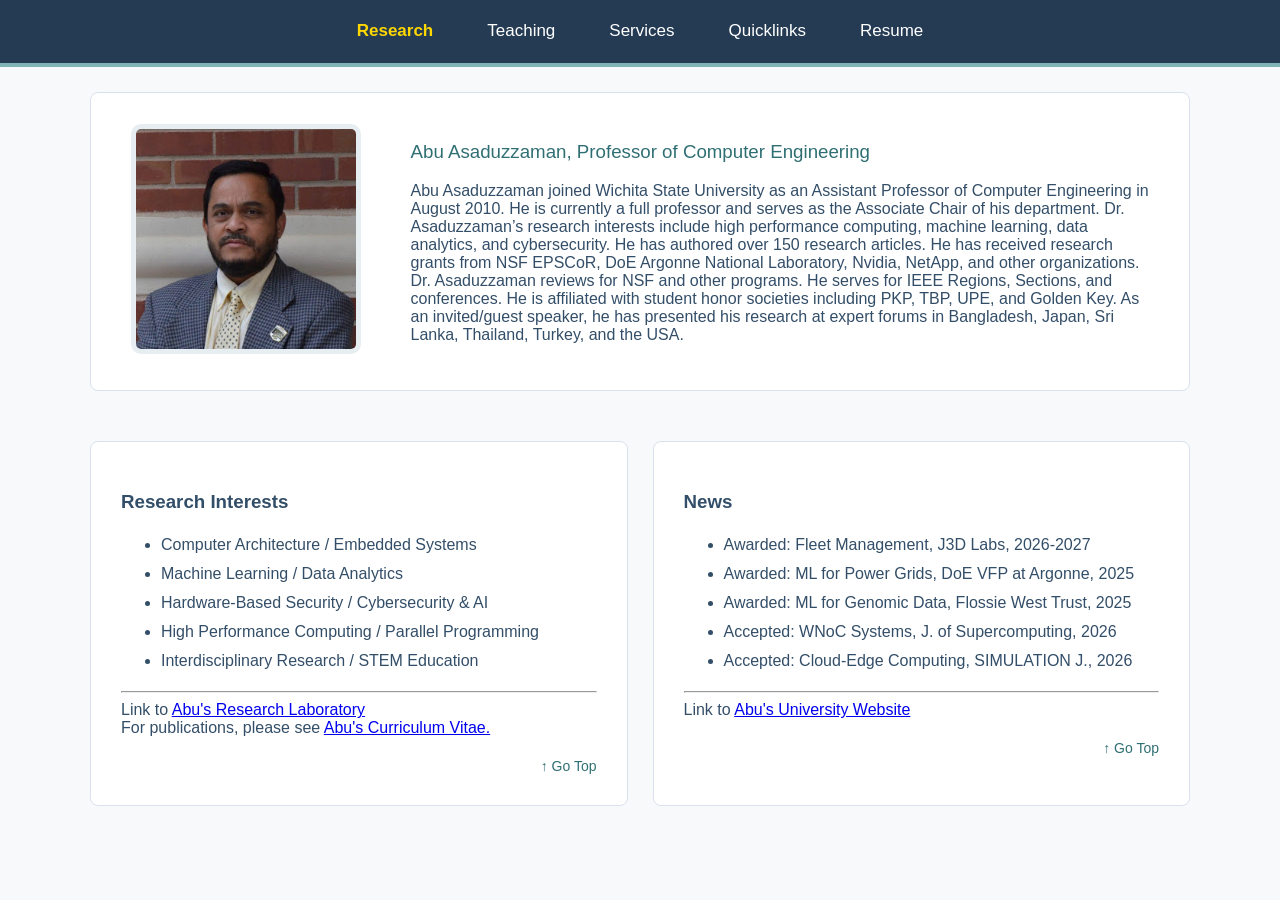
<file: index.html>
<!DOCTYPE html>
<html lang="en">

<head>

<meta charset="UTF-8">
<meta name="viewport" content="width=device-width, initial-scale=1.0">

<title>Abu Asaduzzaman</title>


<style>

/* =========================
   Basic Page Style
========================= */

body {

    margin: 0;

    font-family: "Segoe UI", Arial, sans-serif;

    background: #F7F9FB;

    color: #334E68;

}


.container {

    width: 90%;

    max-width: 1100px;

    margin: auto;

}



/* =========================
   Navigation Bar
========================= */

nav {

    background: #243B53;

    border-bottom: 4px solid #7FB3B5;

}


nav ul {

    list-style: none;

    margin: 0;

    padding: 0;

    display: flex;

    justify-content: center;

    flex-wrap: wrap;

}


nav li {

    margin: 0 15px;

}


nav a {

    color: white;

    text-decoration: none;

    font-size: 17px;

    padding: 16px 12px;

    display: block;

}


nav a:hover {

    color: #B8E0E2;

}



/* =========================
   Fixed Frame Style
========================= */

.frame {

    background: white;

    border: 1px solid #D9E2EC;

    border-radius: 8px;

    padding: 30px;

    margin: 25px 0;

}



/* =========================
   Profile Section
========================= */

.profile {

    display: flex;

    align-items: center;

    gap: 40px;

}


.photo {

    flex: 1;

    text-align: center;

}


.photo img {

    width: 220px;

    height: 220px;

    object-fit: cover;

    border-radius: 10px;

    border: 5px solid #E6EEF2;

}


.biography {

    flex: 3;

}


.biography h1 {

    color: #243B53;

    font-size: 32px;

    margin-top: 0;

}


.biography h3 {

    color: #2F6F73;

    font-weight: normal;

}



/* =========================
   Two Column Section
========================= */

.two-column {

    display: flex;

    gap: 25px;

}


.two-column .frame {

    flex: 1;

}



/* =========================
   Headings
========================= */

h2 {

    color: #243B53;

    font-size: 24px;

    border-bottom: 2px solid #9CC5C8;

    padding-bottom: 8px;

}



ul {

    line-height: 1.8;

}



/* =========================
   Go Top Link
========================= */

.top {

    text-align: right;

    margin-top: 20px;

}


.top a {

    color: #2F6F73;

    text-decoration: none;

    font-size: 14px;

}


.top a:hover {

    text-decoration: underline;

}



/* =========================
   Footer
========================= */

footer {

    background: #243B53;

    color: white;

    text-align: center;

    padding: 25px;

    margin-top: 40px;

}



/* =========================
   Mobile View
========================= */

@media(max-width:768px){


.profile {

    flex-direction: column;

}


.two-column {

    flex-direction: column;

}


.photo img {

    width: 180px;

    height: 180px;

}


}

</style>

</head>



<body>


<!-- =========================
     Navigation
========================= -->
<nav id="top">
<ul>
<li><a href="index.html"><span style="font-weight: bold; color: gold;">Research</span></a></li>
<!-- The index.html file serves as the default/landing page (Research). -->

<li><a href="teaching.html">Teaching</a></li>

<li><a href="services.html">Services</a></li>

<li><a href="quicklinks.html">Quicklinks</a></li>

<!-- <li><a href="docs/Abu_CV26.pdf" target="_blank">Resume</a></li> -->
<li><a href="resume.html">Resume</a></li>
</ul>
</nav>


<div class="container">


<!-- =========================
     Profile and Biography
========================= -->
<section class="frame profile">

<div class="photo">
<img src="docs/Y2021_Abu_VA.png" alt="Profile Photo">
</div>

<div class="biography">
<h3>Abu Asaduzzaman, Professor of Computer Engineering</h3>
<p>
Abu Asaduzzaman joined Wichita State University as an Assistant Professor of 
   Computer Engineering in August 2010. He is currently a full professor and serves 
   as the Associate Chair of his department. Dr. Asaduzzaman’s research interests 
   include high performance computing, machine learning, data analytics, and cybersecurity. 
   He has authored over 150 research articles. He has received research grants from NSF 
   EPSCoR, DoE Argonne National Laboratory, Nvidia, NetApp, and other organizations. 
   Dr. Asaduzzaman reviews for NSF and other programs. He serves for IEEE Regions, 
   Sections, and conferences. He is affiliated with student honor societies including 
   PKP, TBP, UPE, and Golden Key. As an invited/guest speaker, he has presented his 
   research at expert forums in Bangladesh, Japan, Sri Lanka, Thailand, Turkey, 
   and the USA.
</p>

</div>

</section>



<!-- =========================
     Research and News
========================= -->
<section class="two-column">

<div class="frame" id="research">
<h3>Research Interests</h3>
<ul>
<li>Computer Architecture / Embedded Systems</li>
<li>Machine Learning / Data Analytics</li>
<li>Hardware-Based Security / Cybersecurity & AI</li>
<li>High Performance Computing / Parallel Programming</li>
<li>Interdisciplinary Research / STEM Education</li>
</ul>
<hr>
Link to <a href="https://www.wichita.edu/academics/engineering/ECE/research/CAPPLab/index.php" target="_blank">Abu's Research Laboratory</a><br>
For publications, please see <a href="resume.html" target="_blank">Abu's Curriculum Vitae.</a></li>
<!-- Link to <a href="resume.html" target="_blank">Abu's Curriculum Vitae</a> -->
<div class="top">
<a href="#top">↑ Go Top</a>
</div>
</div>

<div class="frame">
<h3>News</h3>
<ul>
<li>Awarded: Fleet Management, J3D Labs, 2026-2027</li>
<li>Awarded: ML for Power Grids, DoE VFP at Argonne, 2025</li>
<li>Awarded: ML for Genomic Data, Flossie West Trust, 2025</li>
<li>Accepted: WNoC Systems, J. of Supercomputing, 2026</li>
<li>Accepted: Cloud-Edge Computing, SIMULATION J., 2026</li>
</ul>
<hr>
Link to <a href="https://www.wichita.edu/academics/engineering/ECE/research/CAPPLab/abu.php" target="_blank">Abu's University Website</a></li>
<div class="top">
<a href="#top">↑ Go Top</a>
</div>
</div>

</section>


</body>
</html>
</file>
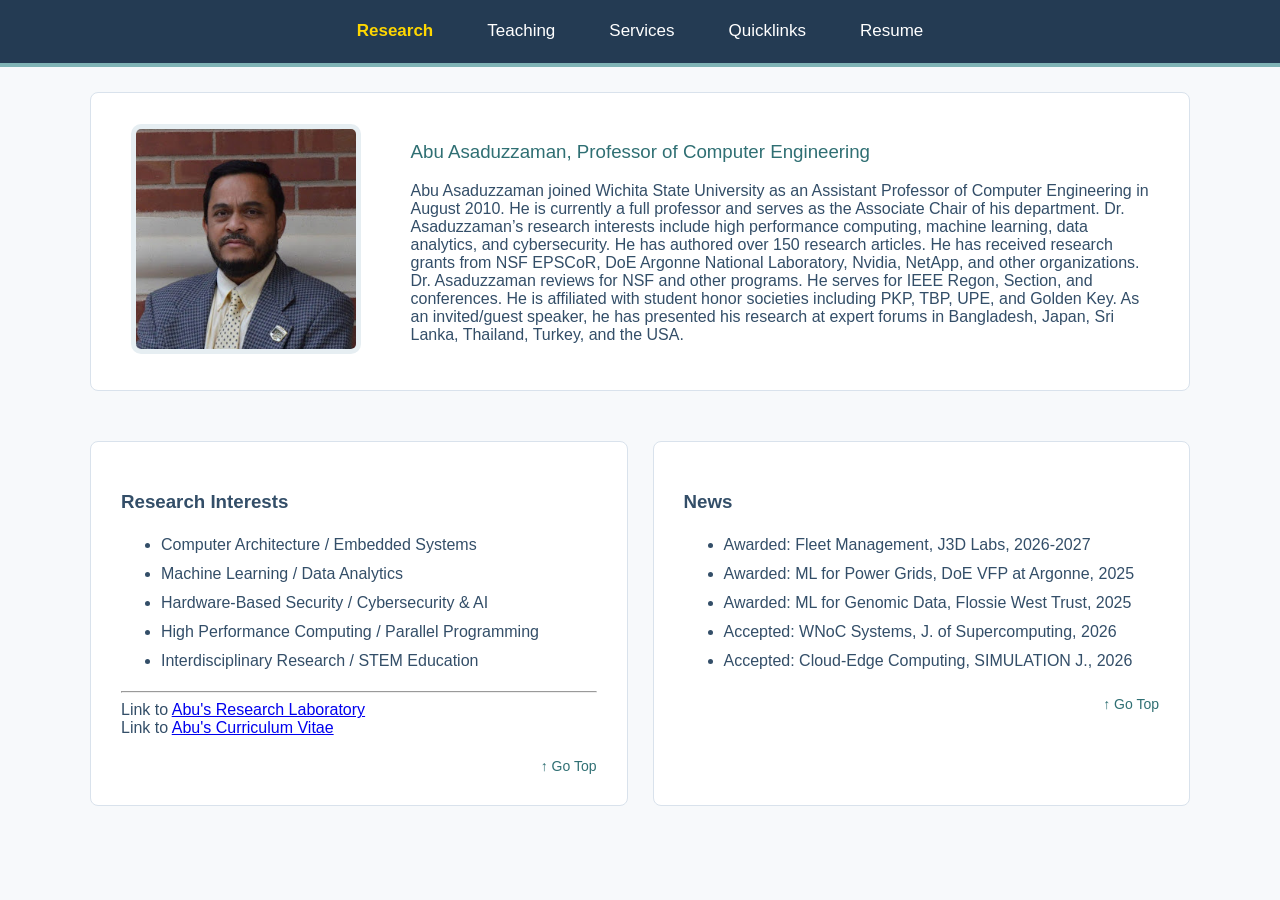
<file: index2.html>
<!DOCTYPE html>
<html lang="en">

<head>

<meta charset="UTF-8">
<meta name="viewport" content="width=device-width, initial-scale=1.0">

<title>Abu Asaduzzaman</title>


<style>

/* =========================
   Basic Page Style
========================= */

body {

    margin: 0;

    font-family: "Segoe UI", Arial, sans-serif;

    background: #F7F9FB;

    color: #334E68;

}


.container {

    width: 90%;

    max-width: 1100px;

    margin: auto;

}



/* =========================
   Navigation Bar
========================= */

nav {

    background: #243B53;

    border-bottom: 4px solid #7FB3B5;

}


nav ul {

    list-style: none;

    margin: 0;

    padding: 0;

    display: flex;

    justify-content: center;

    flex-wrap: wrap;

}


nav li {

    margin: 0 15px;

}


nav a {

    color: white;

    text-decoration: none;

    font-size: 17px;

    padding: 16px 12px;

    display: block;

}


nav a:hover {

    color: #B8E0E2;

}



/* =========================
   Fixed Frame Style
========================= */

.frame {

    background: white;

    border: 1px solid #D9E2EC;

    border-radius: 8px;

    padding: 30px;

    margin: 25px 0;

}



/* =========================
   Profile Section
========================= */

.profile {

    display: flex;

    align-items: center;

    gap: 40px;

}


.photo {

    flex: 1;

    text-align: center;

}


.photo img {

    width: 220px;

    height: 220px;

    object-fit: cover;

    border-radius: 10px;

    border: 5px solid #E6EEF2;

}


.biography {

    flex: 3;

}


.biography h1 {

    color: #243B53;

    font-size: 32px;

    margin-top: 0;

}


.biography h3 {

    color: #2F6F73;

    font-weight: normal;

}



/* =========================
   Two Column Section
========================= */

.two-column {

    display: flex;

    gap: 25px;

}


.two-column .frame {

    flex: 1;

}



/* =========================
   Headings
========================= */

h2 {

    color: #243B53;

    font-size: 24px;

    border-bottom: 2px solid #9CC5C8;

    padding-bottom: 8px;

}



ul {

    line-height: 1.8;

}



/* =========================
   Go Top Link
========================= */

.top {

    text-align: right;

    margin-top: 20px;

}


.top a {

    color: #2F6F73;

    text-decoration: none;

    font-size: 14px;

}


.top a:hover {

    text-decoration: underline;

}



/* =========================
   Footer
========================= */

footer {

    background: #243B53;

    color: white;

    text-align: center;

    padding: 25px;

    margin-top: 40px;

}



/* =========================
   Mobile View
========================= */

@media(max-width:768px){


.profile {

    flex-direction: column;

}


.two-column {

    flex-direction: column;

}


.photo img {

    width: 180px;

    height: 180px;

}


}

</style>

</head>



<body>


<!-- =========================
     Navigation
========================= -->
<nav id="top">
<ul>
<li><a href="index.html"><span style="font-weight: bold; color: gold;">Research</span></a></li>
<!-- The 'index.html' file serves as the landing (Research) page. -->

<li><a href="teaching.html">Teaching</a></li>

<li><a href="services.html">Services</a></li>

<li><a href="quicklinks.html">Quicklinks</a></li>

<li><a href="docs/Abu_CV26.pdf" target="_blank">Resume</a></li>
</ul>
</nav>


<div class="container">


<!-- =========================
     Profile and Biography
========================= -->
<section class="frame profile">

<div class="photo">
<img src="docs/Y2021_Abu_VA.png" alt="Profile Photo">
</div>

<div class="biography">
<h3>Abu Asaduzzaman, Professor of Computer Engineering</h3>
<p>
Abu Asaduzzaman joined Wichita State University as an Assistant Professor of 
   Computer Engineering in August 2010. He is currently a full professor and serves 
   as the Associate Chair of his department. Dr. Asaduzzaman’s research interests 
   include high performance computing, machine learning, data analytics, and cybersecurity. 
   He has authored over 150 research articles. He has received research grants from NSF 
   EPSCoR, DoE Argonne National Laboratory, Nvidia, NetApp, and other organizations. 
   Dr. Asaduzzaman reviews for NSF and other programs. He serves for IEEE Regon, 
   Section, and conferences. He is affiliated with student honor societies including 
   PKP, TBP, UPE, and Golden Key. As an invited/guest speaker, he has presented his 
   research at expert forums in Bangladesh, Japan, Sri Lanka, Thailand, Turkey, 
   and the USA.
</p>

</div>

</section>



<!-- =========================
     Research and News
========================= -->
<section class="two-column">

<div class="frame" id="research">
<h3>Research Interests</h3>
<ul>
<li>Computer Architecture / Embedded Systems</li>
<li>Machine Learning / Data Analytics</li>
<li>Hardware-Based Security / Cybersecurity & AI</li>
<li>High Performance Computing / Parallel Programming</li>
<li>Interdisciplinary Research / STEM Education</li>
</ul>
<hr>
Link to <a href="https://www.wichita.edu/academics/engineering/ECE/research/CAPPLab/index.php" target="_blank">Abu's Research Laboratory</a><br>
Link to <a href="docs/Abu_CV26.pdf" target="_blank">Abu's Curriculum Vitae</a>
<div class="top">
<a href="#top">↑ Go Top</a>
</div>
</div>

<div class="frame">
<h3>News</h3>
<ul>
<li>Awarded: Fleet Management, J3D Labs, 2026-2027</li>
<li>Awarded: ML for Power Grids, DoE VFP at Argonne, 2025</li>
<li>Awarded: ML for Genomic Data, Flossie West Trust, 2025</li>
<li>Accepted: WNoC Systems, J. of Supercomputing, 2026</li>
<li>Accepted: Cloud-Edge Computing, SIMULATION J., 2026</li>
</ul>
<div class="top">
<a href="#top">↑ Go Top</a>
</div>
</div>

</section>


</body>
</html>
</file>
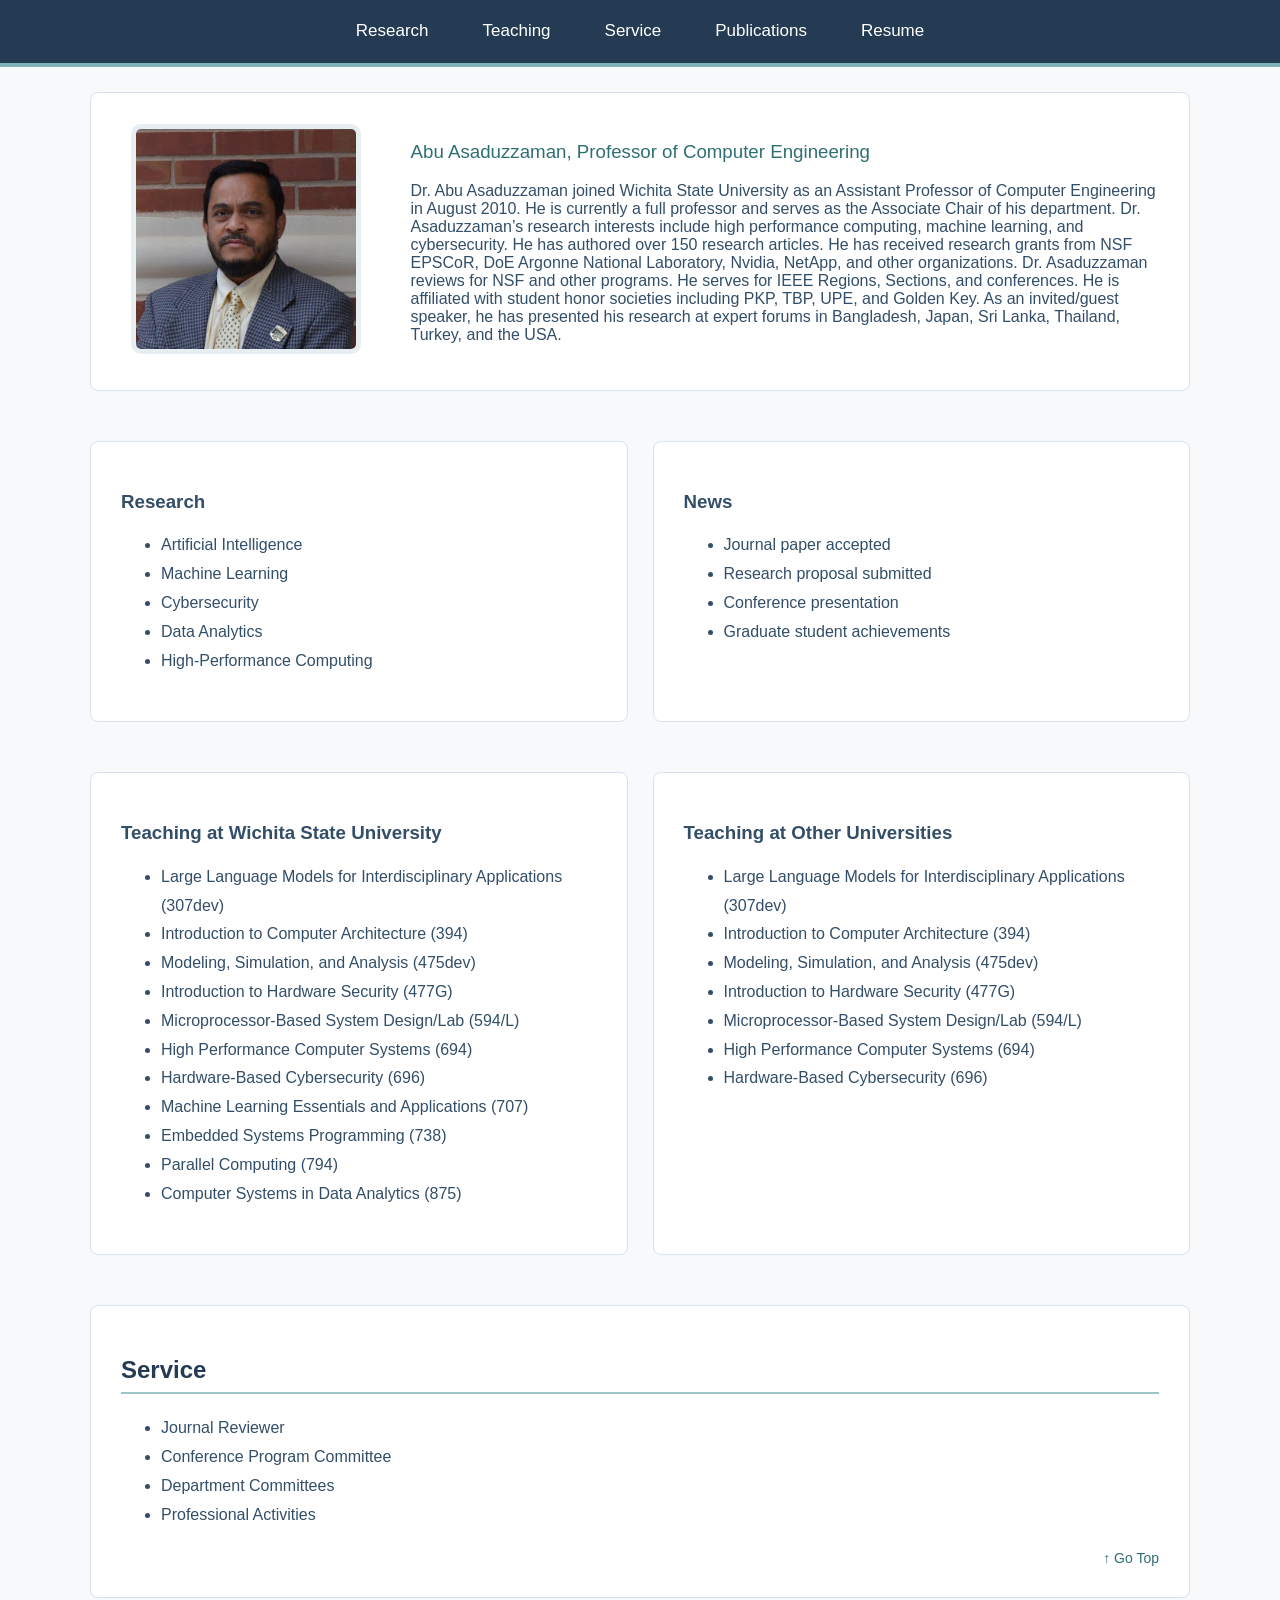
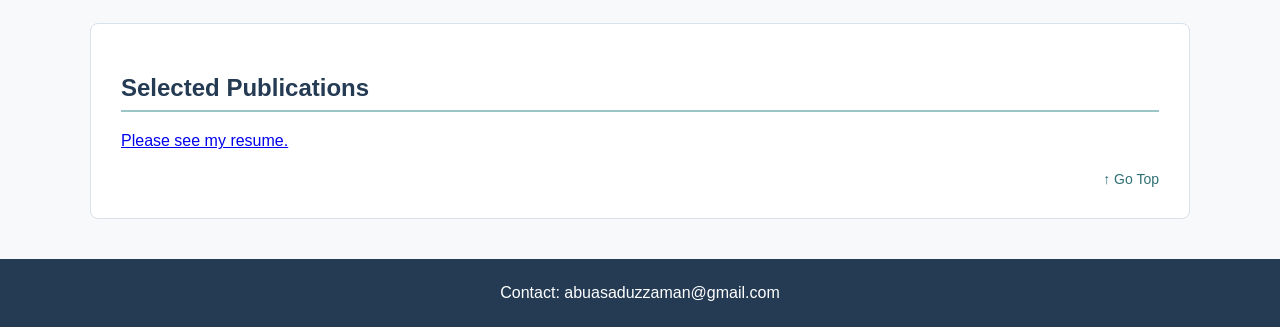
<file: index_bkup.html>
<!DOCTYPE html>
<html lang="en">

<head>

<meta charset="UTF-8">
<meta name="viewport" content="width=device-width, initial-scale=1.0">

<title>Abu Asaduzzaman</title>


<style>

/* =========================
   Basic Page Style
========================= */

body {

    margin: 0;

    font-family: "Segoe UI", Arial, sans-serif;

    background: #F7F9FB;

    color: #334E68;

}


.container {

    width: 90%;

    max-width: 1100px;

    margin: auto;

}



/* =========================
   Navigation Bar
========================= */

nav {

    background: #243B53;

    border-bottom: 4px solid #7FB3B5;

}


nav ul {

    list-style: none;

    margin: 0;

    padding: 0;

    display: flex;

    justify-content: center;

    flex-wrap: wrap;

}


nav li {

    margin: 0 15px;

}


nav a {

    color: white;

    text-decoration: none;

    font-size: 17px;

    padding: 16px 12px;

    display: block;

}


nav a:hover {

    color: #B8E0E2;

}



/* =========================
   Fixed Frame Style
========================= */

.frame {

    background: white;

    border: 1px solid #D9E2EC;

    border-radius: 8px;

    padding: 30px;

    margin: 25px 0;

}



/* =========================
   Profile Section
========================= */

.profile {

    display: flex;

    align-items: center;

    gap: 40px;

}


.photo {

    flex: 1;

    text-align: center;

}


.photo img {

    width: 220px;

    height: 220px;

    object-fit: cover;

    border-radius: 10px;

    border: 5px solid #E6EEF2;

}


.biography {

    flex: 3;

}


.biography h1 {

    color: #243B53;

    font-size: 32px;

    margin-top: 0;

}


.biography h3 {

    color: #2F6F73;

    font-weight: normal;

}



/* =========================
   Two Column Section
========================= */

.two-column {

    display: flex;

    gap: 25px;

}


.two-column .frame {

    flex: 1;

}



/* =========================
   Headings
========================= */

h2 {

    color: #243B53;

    font-size: 24px;

    border-bottom: 2px solid #9CC5C8;

    padding-bottom: 8px;

}



ul {

    line-height: 1.8;

}



/* =========================
   Go Top Link
========================= */

.top {

    text-align: right;

    margin-top: 20px;

}


.top a {

    color: #2F6F73;

    text-decoration: none;

    font-size: 14px;

}


.top a:hover {

    text-decoration: underline;

}



/* =========================
   Footer
========================= */

footer {

    background: #243B53;

    color: white;

    text-align: center;

    padding: 25px;

    margin-top: 40px;

}



/* =========================
   Mobile View
========================= */

@media(max-width:768px){


.profile {

    flex-direction: column;

}


.two-column {

    flex-direction: column;

}


.photo img {

    width: 180px;

    height: 180px;

}


}

</style>

</head>



<body>


<!-- =========================
     Navigation
========================= -->


<nav id="top">

<ul>

<li><a href="#research">Research</a></li>

<li><a href="#teaching">Teaching</a></li>

<li><a href="#service">Service</a></li>

<li><a href="#publications">Publications</a></li>

<li>
<a href="docs/Abu_CV26.pdf" target="_blank">
Resume
</a>
</li>

</ul>

</nav>




<div class="container">



<!-- =========================
     Profile and Biography
========================= -->
<section class="frame profile">

<div class="photo">
<img src="docs/Y2021_Abu_VA.png" alt="Profile Photo">
</div>

<div class="biography">
<h3>Abu Asaduzzaman, Professor of Computer Engineering</h3>
<p>
Dr. Abu Asaduzzaman joined Wichita State University as an Assistant Professor of 
   Computer Engineering in August 2010. He is currently a full professor and serves 
   as the Associate Chair of his department. Dr. Asaduzzaman’s research interests 
   include high performance computing, machine learning, and cybersecurity. He has 
   authored over 150 research articles. He has received research grants from NSF 
   EPSCoR, DoE Argonne National Laboratory, Nvidia, NetApp, and other organizations. 
   Dr. Asaduzzaman reviews for NSF and other programs. He serves for IEEE Regions, 
   Sections, and conferences. He is affiliated with student honor societies including 
   PKP, TBP, UPE, and Golden Key. As an invited/guest speaker, he has presented his 
   research at expert forums in Bangladesh, Japan, Sri Lanka, Thailand, Turkey, 
   and the USA.
</p>

</div>

</section>



<!-- =========================
     Research and News
========================= -->
<section class="two-column">

<div class="frame" id="research">
<h3>Research</h3>
<ul>
<li>Artificial Intelligence</li>

<li>Machine Learning</li>

<li>Cybersecurity</li>

<li>Data Analytics</li>

<li>High-Performance Computing</li>
</ul>
</div>

<div class="frame">
<h3>News</h3>
<ul>
<li>Journal paper accepted</li>

<li>Research proposal submitted</li>

<li>Conference presentation</li>

<li>Graduate student achievements</li>
</ul>
</div>

</section>


<!-- =========================
     Teaching
========================= -->
<section class="two-column">

<div class="frame" id="research">
<h3>Teaching at Wichita State University</h3>
<ul>
<li>Large Language Models for Interdisciplinary Applications (307dev)</li>

<li>Introduction to Computer Architecture (394)</li>

<li>Modeling, Simulation, and Analysis (475dev)</li>

<li>Introduction to Hardware Security (477G)</li>

<li>Microprocessor-Based System Design/Lab (594/L)</li>

<li>High Performance Computer Systems (694)</li>

<li>Hardware-Based Cybersecurity (696)</li>

<li>Machine Learning Essentials and Applications (707)</li>

<li>Embedded Systems Programming (738)</li>

<li>Parallel Computing (794)</li>

<li>Computer Systems in Data Analytics (875)</li>
</ul>
</div>

<div class="frame">
<h3>Teaching at Other Universities</h3>
<ul>
<li>Large Language Models for Interdisciplinary Applications (307dev)</li>

<li>Introduction to Computer Architecture (394)</li>

<li>Modeling, Simulation, and Analysis (475dev)</li>

<li>Introduction to Hardware Security (477G)</li>

<li>Microprocessor-Based System Design/Lab (594/L)</li>

<li>High Performance Computer Systems (694)</li>

<li>Hardware-Based Cybersecurity (696)</li>
</ul>
</div>

</section>



<!-- =========================
     Service
========================= -->


<section class="frame" id="service">


<h2>Service</h2>


<ul>

<li>Journal Reviewer</li>

<li>Conference Program Committee</li>

<li>Department Committees</li>

<li>Professional Activities</li>

</ul>


<div class="top">

<a href="#top">↑ Go Top</a>

</div>


</section>





<!-- =========================
     Publications
========================= -->


<section class="frame" id="publications">


<h2>Selected Publications</h2>

<a href="docs/Abu_CV26.pdf" target="_blank"> Please see my resume.</a>
   

<div class="top">

<a href="#top">↑ Go Top</a>

</div>

</section>

</div>

<!-- =========================
     Footer
========================= -->
<footer>
Contact: abuasaduzzaman@gmail.com <br>
</footer>

</body>
</html>
</file>
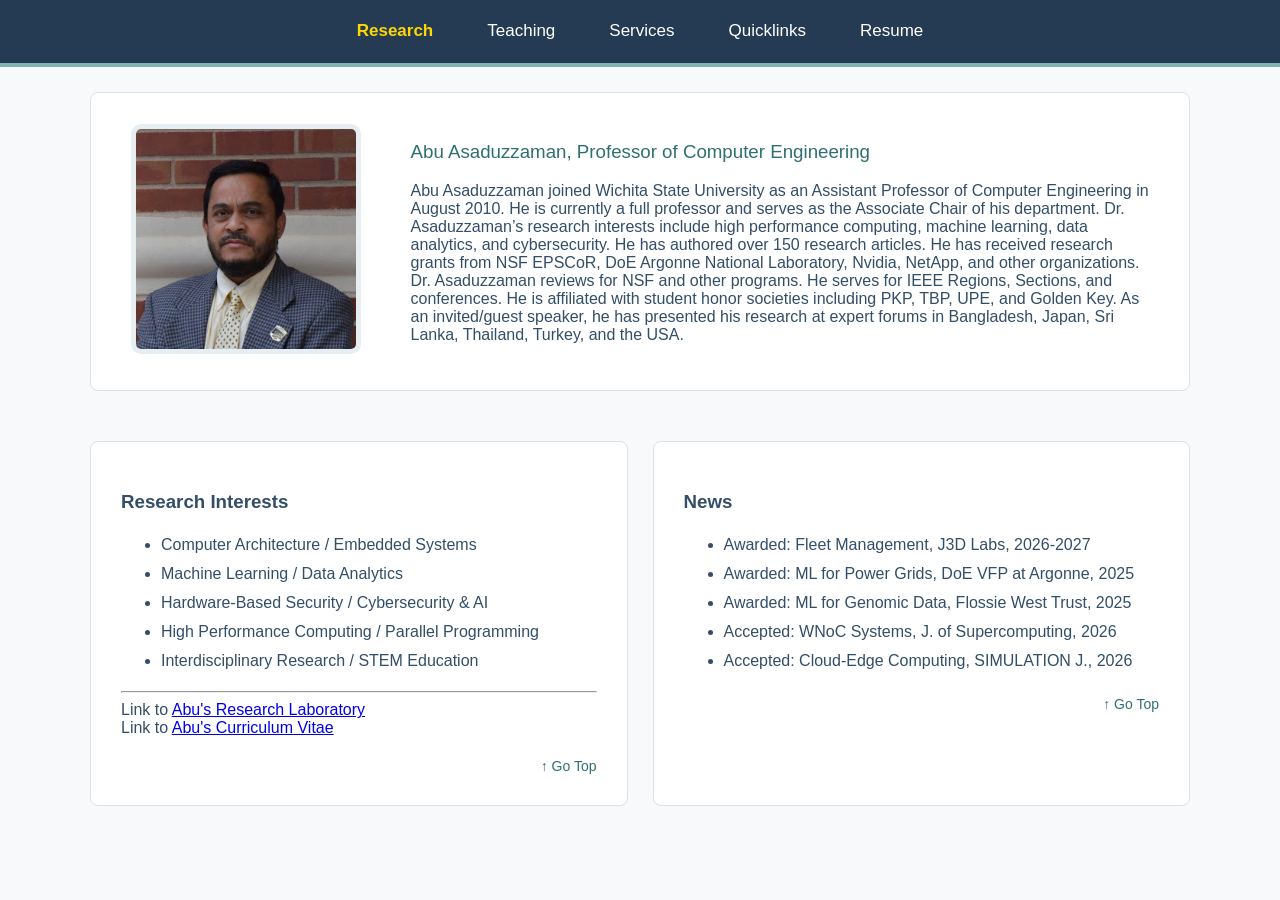
<file: index_bkup2.html>
<!DOCTYPE html>
<html lang="en">

<head>

<meta charset="UTF-8">
<meta name="viewport" content="width=device-width, initial-scale=1.0">

<title>Abu Asaduzzaman</title>


<style>

/* =========================
   Basic Page Style
========================= */

body {

    margin: 0;

    font-family: "Segoe UI", Arial, sans-serif;

    background: #F7F9FB;

    color: #334E68;

}


.container {

    width: 90%;

    max-width: 1100px;

    margin: auto;

}



/* =========================
   Navigation Bar
========================= */

nav {

    background: #243B53;

    border-bottom: 4px solid #7FB3B5;

}


nav ul {

    list-style: none;

    margin: 0;

    padding: 0;

    display: flex;

    justify-content: center;

    flex-wrap: wrap;

}


nav li {

    margin: 0 15px;

}


nav a {

    color: white;

    text-decoration: none;

    font-size: 17px;

    padding: 16px 12px;

    display: block;

}


nav a:hover {

    color: #B8E0E2;

}



/* =========================
   Fixed Frame Style
========================= */

.frame {

    background: white;

    border: 1px solid #D9E2EC;

    border-radius: 8px;

    padding: 30px;

    margin: 25px 0;

}



/* =========================
   Profile Section
========================= */

.profile {

    display: flex;

    align-items: center;

    gap: 40px;

}


.photo {

    flex: 1;

    text-align: center;

}


.photo img {

    width: 220px;

    height: 220px;

    object-fit: cover;

    border-radius: 10px;

    border: 5px solid #E6EEF2;

}


.biography {

    flex: 3;

}


.biography h1 {

    color: #243B53;

    font-size: 32px;

    margin-top: 0;

}


.biography h3 {

    color: #2F6F73;

    font-weight: normal;

}



/* =========================
   Two Column Section
========================= */

.two-column {

    display: flex;

    gap: 25px;

}


.two-column .frame {

    flex: 1;

}



/* =========================
   Headings
========================= */

h2 {

    color: #243B53;

    font-size: 24px;

    border-bottom: 2px solid #9CC5C8;

    padding-bottom: 8px;

}



ul {

    line-height: 1.8;

}



/* =========================
   Go Top Link
========================= */

.top {

    text-align: right;

    margin-top: 20px;

}


.top a {

    color: #2F6F73;

    text-decoration: none;

    font-size: 14px;

}


.top a:hover {

    text-decoration: underline;

}



/* =========================
   Footer
========================= */

footer {

    background: #243B53;

    color: white;

    text-align: center;

    padding: 25px;

    margin-top: 40px;

}



/* =========================
   Mobile View
========================= */

@media(max-width:768px){


.profile {

    flex-direction: column;

}


.two-column {

    flex-direction: column;

}


.photo img {

    width: 180px;

    height: 180px;

}


}

</style>

</head>



<body>


<!-- =========================
     Navigation
========================= -->
<nav id="top">
<ul>
<li><a href="research.html"><span style="font-weight: bold; color: gold;">Research</span></a></li>

<li><a href="teaching.html">Teaching</a></li>

<li><a href="services.html">Services</a></li>

<li><a href="quicklinks.html">Quicklinks</a></li>

<li><a href="docs/Abu_CV26.pdf" target="_blank">Resume</a></li>
</ul>
</nav>


<div class="container">


<!-- =========================
     Profile and Biography
========================= -->
<section class="frame profile">

<div class="photo">
<img src="docs/Y2021_Abu_VA.png" alt="Profile Photo">
</div>

<div class="biography">
<h3>Abu Asaduzzaman, Professor of Computer Engineering</h3>
<p>
Abu Asaduzzaman joined Wichita State University as an Assistant Professor of 
   Computer Engineering in August 2010. He is currently a full professor and serves 
   as the Associate Chair of his department. Dr. Asaduzzaman’s research interests 
   include high performance computing, machine learning, data analytics, and cybersecurity. 
   He has authored over 150 research articles. He has received research grants from NSF 
   EPSCoR, DoE Argonne National Laboratory, Nvidia, NetApp, and other organizations. 
   Dr. Asaduzzaman reviews for NSF and other programs. He serves for IEEE Regions, 
   Sections, and conferences. He is affiliated with student honor societies including 
   PKP, TBP, UPE, and Golden Key. As an invited/guest speaker, he has presented his 
   research at expert forums in Bangladesh, Japan, Sri Lanka, Thailand, Turkey, 
   and the USA.
</p>

</div>

</section>



<!-- =========================
     Research and News
========================= -->
<section class="two-column">

<div class="frame" id="research">
<h3>Research Interests</h3>
<ul>
<li>Computer Architecture / Embedded Systems</li>
<li>Machine Learning / Data Analytics</li>
<li>Hardware-Based Security / Cybersecurity & AI</li>
<li>High Performance Computing / Parallel Programming</li>
<li>Interdisciplinary Research / STEM Education</li>
</ul>
<hr>
Link to <a href="https://www.wichita.edu/academics/engineering/ECE/research/CAPPLab/index.php" target="_blank">Abu's Research Laboratory</a><br>
Link to <a href="docs/Abu_CV26.pdf" target="_blank">Abu's Curriculum Vitae</a>
<div class="top">
<a href="#top">↑ Go Top</a>
</div>
</div>

<div class="frame">
<h3>News</h3>
<ul>
<li>Awarded: Fleet Management, J3D Labs, 2026-2027</li>
<li>Awarded: ML for Power Grids, DoE VFP at Argonne, 2025</li>
<li>Awarded: ML for Genomic Data, Flossie West Trust, 2025</li>
<li>Accepted: WNoC Systems, J. of Supercomputing, 2026</li>
<li>Accepted: Cloud-Edge Computing, SIMULATION J., 2026</li>
</ul>
<div class="top">
<a href="#top">↑ Go Top</a>
</div>
</div>

</section>


</body>
</html>
</file>
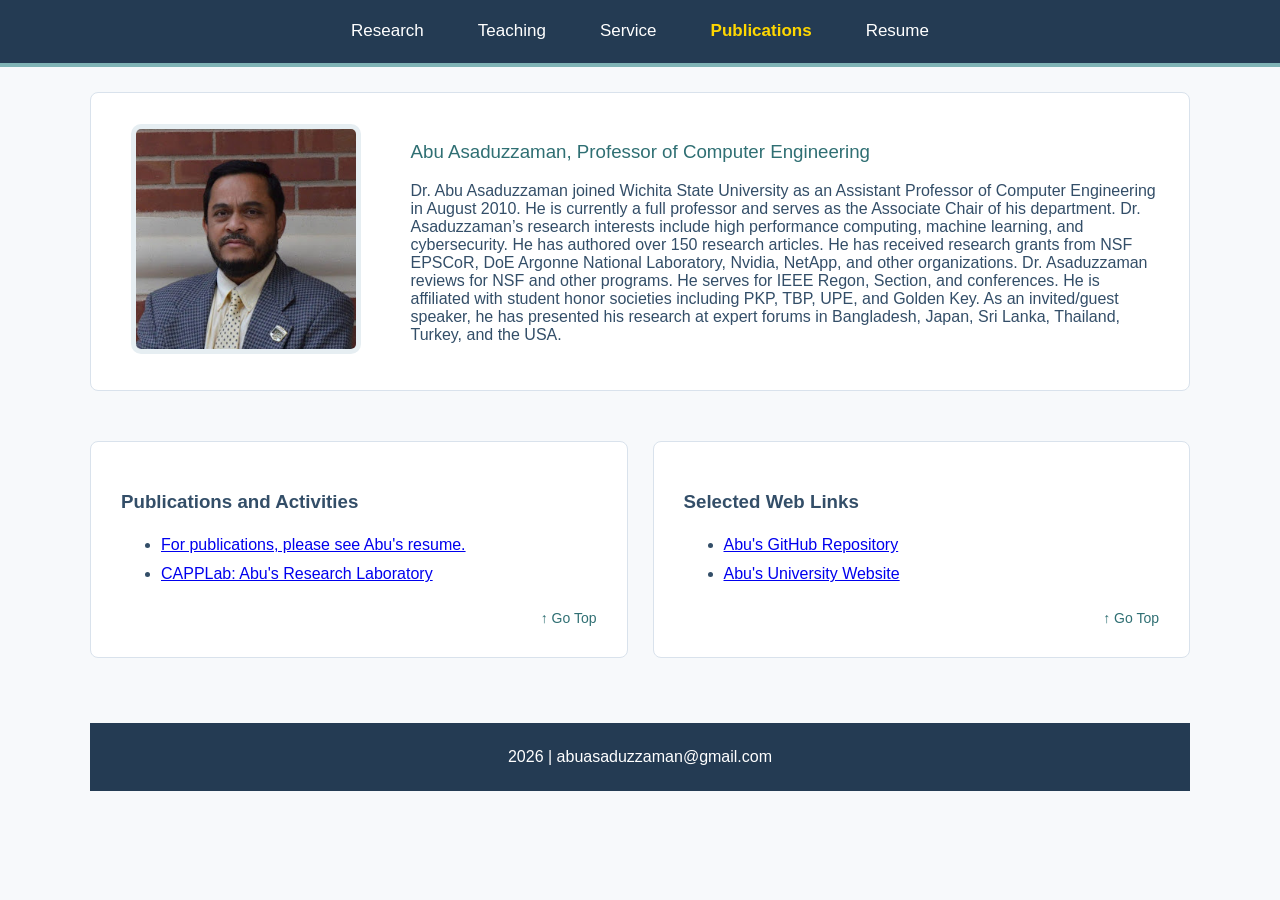
<file: publications.html>
<!DOCTYPE html>
<html lang="en">

<head>

<meta charset="UTF-8">
<meta name="viewport" content="width=device-width, initial-scale=1.0">

<title>Abu Asaduzzaman</title>


<style>

/* =========================
   Basic Page Style
========================= */

body {

    margin: 0;

    font-family: "Segoe UI", Arial, sans-serif;

    background: #F7F9FB;

    color: #334E68;

}


.container {

    width: 90%;

    max-width: 1100px;

    margin: auto;

}



/* =========================
   Navigation Bar
========================= */

nav {

    background: #243B53;

    border-bottom: 4px solid #7FB3B5;

}


nav ul {

    list-style: none;

    margin: 0;

    padding: 0;

    display: flex;

    justify-content: center;

    flex-wrap: wrap;

}


nav li {

    margin: 0 15px;

}


nav a {

    color: white;

    text-decoration: none;

    font-size: 17px;

    padding: 16px 12px;

    display: block;

}


nav a:hover {

    color: #B8E0E2;

}



/* =========================
   Fixed Frame Style
========================= */

.frame {

    background: white;

    border: 1px solid #D9E2EC;

    border-radius: 8px;

    padding: 30px;

    margin: 25px 0;

}



/* =========================
   Profile Section
========================= */

.profile {

    display: flex;

    align-items: center;

    gap: 40px;

}


.photo {

    flex: 1;

    text-align: center;

}


.photo img {

    width: 220px;

    height: 220px;

    object-fit: cover;

    border-radius: 10px;

    border: 5px solid #E6EEF2;

}


.biography {

    flex: 3;

}


.biography h1 {

    color: #243B53;

    font-size: 32px;

    margin-top: 0;

}


.biography h3 {

    color: #2F6F73;

    font-weight: normal;

}



/* =========================
   Two Column Section
========================= */

.two-column {

    display: flex;

    gap: 25px;

}


.two-column .frame {

    flex: 1;

}



/* =========================
   Headings
========================= */

h2 {

    color: #243B53;

    font-size: 24px;

    border-bottom: 2px solid #9CC5C8;

    padding-bottom: 8px;

}



ul {

    line-height: 1.8;

}



/* =========================
   Go Top Link
========================= */

.top {

    text-align: right;

    margin-top: 20px;

}


.top a {

    color: #2F6F73;

    text-decoration: none;

    font-size: 14px;

}


.top a:hover {

    text-decoration: underline;

}


/* =========================
   Footer
========================= */

footer {

    background: #243B53;

    color: white;

    text-align: center;

    padding: 25px;

    margin-top: 40px;

}


/* =========================
   Mobile View
========================= */

@media(max-width:768px){


.profile {

    flex-direction: column;

}


.two-column {

    flex-direction: column;

}


.photo img {

    width: 180px;

    height: 180px;

}


}

</style>

</head>



<body>


<!-- =========================
     Navigation
========================= -->
<nav id="top">
<ul>
<li><a href="index.html">Research</a></li>
<!-- index.html is the landing (Reseach) page -->

<li><a href="teaching.html">Teaching</a></li>

<li><a href="service.html">Service</a></li>

<li><a href="publications.html"><span style="font-weight: bold; color: gold;">Publications</span></a></li>

<li><a href="docs/Abu_CV26.pdf" target="_blank">Resume</a></li>
</ul>
</nav>


<div class="container">

<!-- =========================
     Profile and Biography
========================= -->
<section class="frame profile">

<div class="photo">
<img src="docs/Y2021_Abu_VA.png" alt="Profile Photo">
</div>

<div class="biography">
<h3>Abu Asaduzzaman, Professor of Computer Engineering</h3>
<p>
Dr. Abu Asaduzzaman joined Wichita State University as an Assistant Professor of 
   Computer Engineering in August 2010. He is currently a full professor and serves 
   as the Associate Chair of his department. Dr. Asaduzzaman’s research interests 
   include high performance computing, machine learning, and cybersecurity. He has 
   authored over 150 research articles. He has received research grants from NSF 
   EPSCoR, DoE Argonne National Laboratory, Nvidia, NetApp, and other organizations. 
   Dr. Asaduzzaman reviews for NSF and other programs. He serves for IEEE Regon, 
   Section, and conferences. He is affiliated with student honor societies including 
   PKP, TBP, UPE, and Golden Key. As an invited/guest speaker, he has presented his 
   research at expert forums in Bangladesh, Japan, Sri Lanka, Thailand, Turkey, 
   and the USA.
</p>

</div>

</section>


<!-- =========================
     Publications
========================= -->
<section class="two-column">

<div class="frame" id="publications">
<h3>Publications and Activities</h3>
<ul>
<li><a href="docs/Abu_CV26.pdf" target="_blank"> For publications, please see Abu's resume.</a></li>
<li><a href="https://www.wichita.edu/academics/engineering/ECE/research/CAPPLab/index.php" target="_blank"> CAPPLab: Abu's Research Laboratory</a></li>
</ul>
<div class="top">
<a href="#top">↑ Go Top</a>
</div>
</div>

<div class="frame">
<h3>Selected Web Links</h3>
<ul>
<li><a href="https://github.com/abu2univ-web" target="_blank"> Abu's GitHub Repository</a></li>
<li><a href="https://www.wichita.edu/academics/engineering/ECE/research/CAPPLab/abu.php" target="_blank"> Abu's University Website</a></li>
</ul>
<div class="top">
<a href="#top">↑ Go Top</a>
</div>
</div>

</section>

   
<!-- =========================
     Footer
========================= -->
<footer>
2026 | abuasaduzzaman@gmail.com <br>
</footer>

   

</body>
</html>
</file>
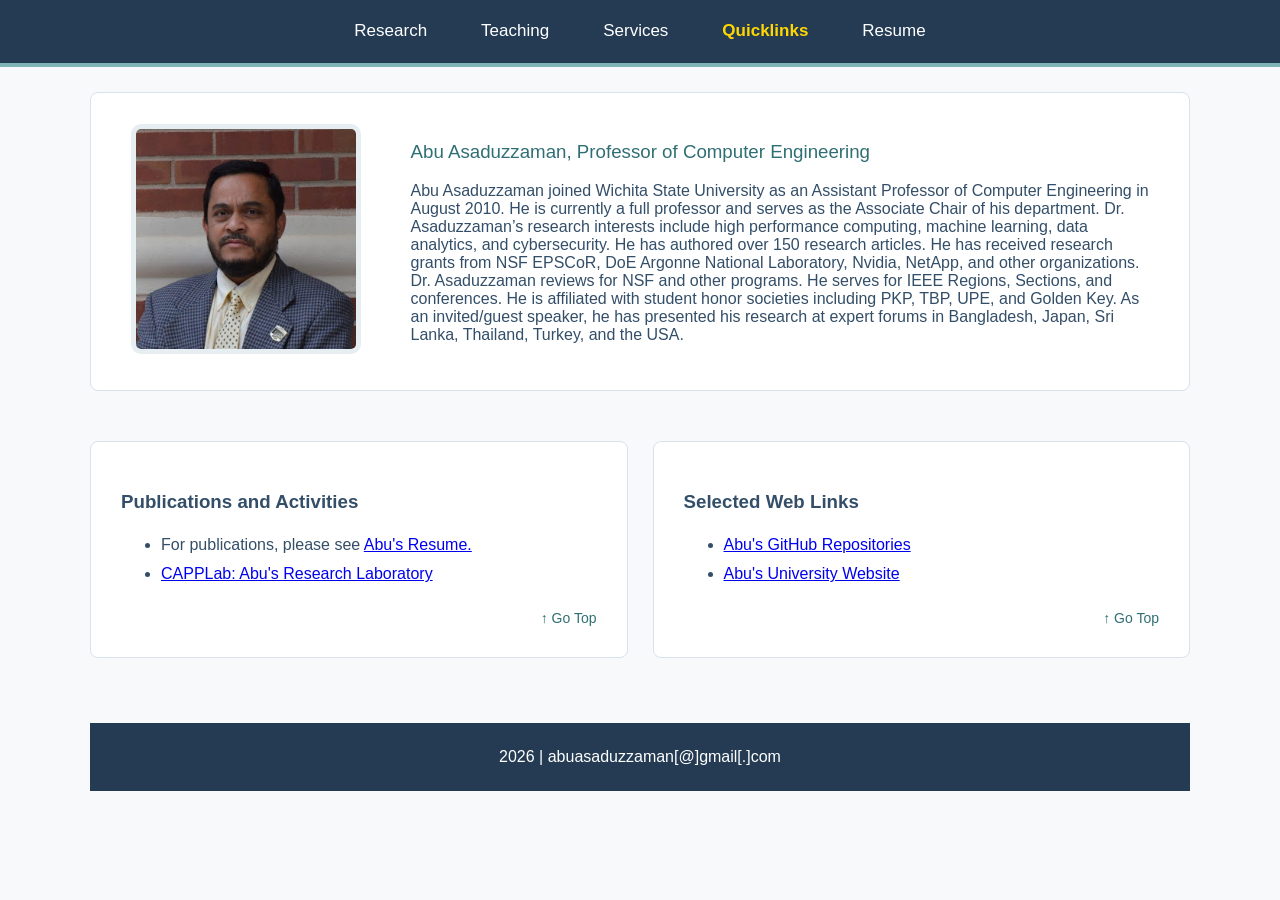
<file: quicklinks.html>
<!DOCTYPE html>
<html lang="en">

<head>

<meta charset="UTF-8">
<meta name="viewport" content="width=device-width, initial-scale=1.0">

<title>Abu Asaduzzaman</title>


<style>

/* =========================
   Basic Page Style
========================= */

body {

    margin: 0;

    font-family: "Segoe UI", Arial, sans-serif;

    background: #F7F9FB;

    color: #334E68;

}


.container {

    width: 90%;

    max-width: 1100px;

    margin: auto;

}



/* =========================
   Navigation Bar
========================= */

nav {

    background: #243B53;

    border-bottom: 4px solid #7FB3B5;

}


nav ul {

    list-style: none;

    margin: 0;

    padding: 0;

    display: flex;

    justify-content: center;

    flex-wrap: wrap;

}


nav li {

    margin: 0 15px;

}


nav a {

    color: white;

    text-decoration: none;

    font-size: 17px;

    padding: 16px 12px;

    display: block;

}


nav a:hover {

    color: #B8E0E2;

}



/* =========================
   Fixed Frame Style
========================= */

.frame {

    background: white;

    border: 1px solid #D9E2EC;

    border-radius: 8px;

    padding: 30px;

    margin: 25px 0;

}



/* =========================
   Profile Section
========================= */

.profile {

    display: flex;

    align-items: center;

    gap: 40px;

}


.photo {

    flex: 1;

    text-align: center;

}


.photo img {

    width: 220px;

    height: 220px;

    object-fit: cover;

    border-radius: 10px;

    border: 5px solid #E6EEF2;

}


.biography {

    flex: 3;

}


.biography h1 {

    color: #243B53;

    font-size: 32px;

    margin-top: 0;

}


.biography h3 {

    color: #2F6F73;

    font-weight: normal;

}



/* =========================
   Two Column Section
========================= */

.two-column {

    display: flex;

    gap: 25px;

}


.two-column .frame {

    flex: 1;

}



/* =========================
   Headings
========================= */

h2 {

    color: #243B53;

    font-size: 24px;

    border-bottom: 2px solid #9CC5C8;

    padding-bottom: 8px;

}



ul {

    line-height: 1.8;

}



/* =========================
   Go Top Link
========================= */

.top {

    text-align: right;

    margin-top: 20px;

}


.top a {

    color: #2F6F73;

    text-decoration: none;

    font-size: 14px;

}


.top a:hover {

    text-decoration: underline;

}


/* =========================
   Footer
========================= */

footer {

    background: #243B53;

    color: white;

    text-align: center;

    padding: 25px;

    margin-top: 40px;

}


/* =========================
   Mobile View
========================= */

@media(max-width:768px){


.profile {

    flex-direction: column;

}


.two-column {

    flex-direction: column;

}


.photo img {

    width: 180px;

    height: 180px;

}


}

</style>

</head>



<body>


<!-- =========================
     Navigation
========================= -->
<nav id="top">
<ul>
<li><a href="index.html">Research</a></li>
<!-- The index.html file serves as the default/landing page (Research). -->

<li><a href="teaching.html">Teaching</a></li>

<li><a href="services.html">Services</a></li>

<li><a href="quicklinks.html"><span style="font-weight: bold; color: gold;">Quicklinks</span></a></li>

<!-- <li><a href="docs/Abu_CV26.pdf" target="_blank">Resume</a></li> -->
<li><a href="resume.html">Resume</a></li>
</ul>
</nav>


<div class="container">

<!-- =========================
     Profile and Biography
========================= -->
<section class="frame profile">

<div class="photo">
<img src="docs/Y2021_Abu_VA.png" alt="Profile Photo">
</div>

<div class="biography">
<h3>Abu Asaduzzaman, Professor of Computer Engineering</h3>
<p>
Abu Asaduzzaman joined Wichita State University as an Assistant Professor of 
   Computer Engineering in August 2010. He is currently a full professor and serves 
   as the Associate Chair of his department. Dr. Asaduzzaman’s research interests 
   include high performance computing, machine learning, data analytics, and cybersecurity. 
   He has authored over 150 research articles. He has received research grants from NSF 
   EPSCoR, DoE Argonne National Laboratory, Nvidia, NetApp, and other organizations. 
   Dr. Asaduzzaman reviews for NSF and other programs. He serves for IEEE Regions, 
   Sections, and conferences. He is affiliated with student honor societies including 
   PKP, TBP, UPE, and Golden Key. As an invited/guest speaker, he has presented his 
   research at expert forums in Bangladesh, Japan, Sri Lanka, Thailand, Turkey, 
   and the USA.
</p>

</div>

</section>


<!-- =========================
     Publications
========================= -->
<section class="two-column">

<div class="frame" id="publications">
<h3>Publications and Activities</h3>
<ul>
<li>For publications, please see <a href="resume.html" target="_blank">Abu's Resume.</a></li>
<li><a href="https://www.wichita.edu/academics/engineering/ECE/research/CAPPLab/index.php" target="_blank">CAPPLab: Abu's Research Laboratory</a></li>
</ul>
<div class="top">
<a href="#top">↑ Go Top</a>
</div>
</div>

<div class="frame">
<h3>Selected Web Links</h3>
<ul>
<li><a href="https://github.com/abu2univ-web" target="_blank">Abu's GitHub Repositories</a></li>
<li><a href="https://www.wichita.edu/academics/engineering/ECE/research/CAPPLab/abu.php" target="_blank">Abu's University Website</a></li>
</ul>
<div class="top">
<a href="#top">↑ Go Top</a>
</div>
</div>

</section>

   
<!-- =========================
     Footer
========================= -->
<footer>
2026 | abuasaduzzaman[@]gmail[.]com <br>
</footer>

   

</body>
</html>
</file>
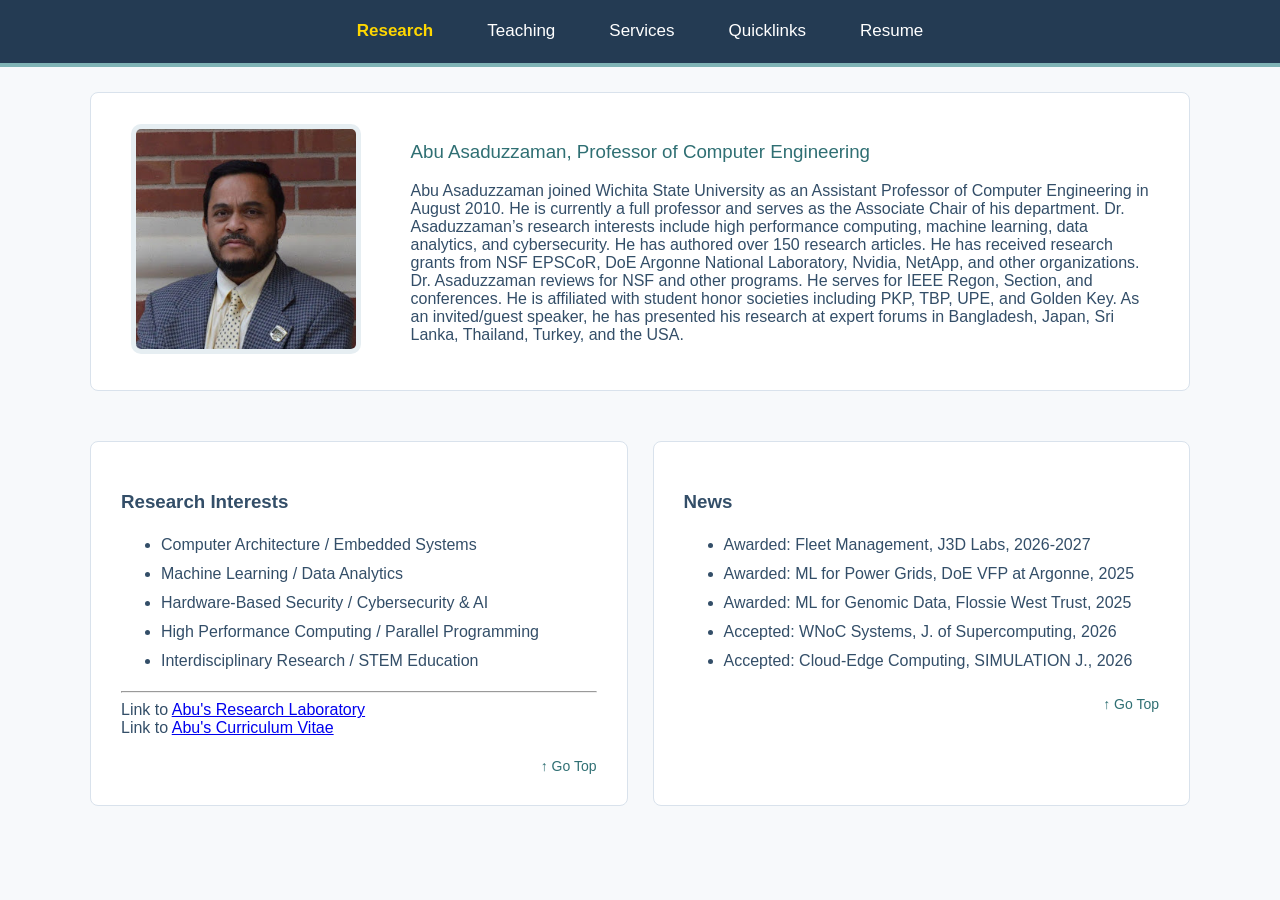
<file: research.html>
<!DOCTYPE html>
<html lang="en">

<head>

<meta charset="UTF-8">
<meta name="viewport" content="width=device-width, initial-scale=1.0">

<title>Abu Asaduzzaman</title>


<style>

/* =========================
   Basic Page Style
========================= */

body {

    margin: 0;

    font-family: "Segoe UI", Arial, sans-serif;

    background: #F7F9FB;

    color: #334E68;

}


.container {

    width: 90%;

    max-width: 1100px;

    margin: auto;

}



/* =========================
   Navigation Bar
========================= */

nav {

    background: #243B53;

    border-bottom: 4px solid #7FB3B5;

}


nav ul {

    list-style: none;

    margin: 0;

    padding: 0;

    display: flex;

    justify-content: center;

    flex-wrap: wrap;

}


nav li {

    margin: 0 15px;

}


nav a {

    color: white;

    text-decoration: none;

    font-size: 17px;

    padding: 16px 12px;

    display: block;

}


nav a:hover {

    color: #B8E0E2;

}



/* =========================
   Fixed Frame Style
========================= */

.frame {

    background: white;

    border: 1px solid #D9E2EC;

    border-radius: 8px;

    padding: 30px;

    margin: 25px 0;

}



/* =========================
   Profile Section
========================= */

.profile {

    display: flex;

    align-items: center;

    gap: 40px;

}


.photo {

    flex: 1;

    text-align: center;

}


.photo img {

    width: 220px;

    height: 220px;

    object-fit: cover;

    border-radius: 10px;

    border: 5px solid #E6EEF2;

}


.biography {

    flex: 3;

}


.biography h1 {

    color: #243B53;

    font-size: 32px;

    margin-top: 0;

}


.biography h3 {

    color: #2F6F73;

    font-weight: normal;

}



/* =========================
   Two Column Section
========================= */

.two-column {

    display: flex;

    gap: 25px;

}


.two-column .frame {

    flex: 1;

}



/* =========================
   Headings
========================= */

h2 {

    color: #243B53;

    font-size: 24px;

    border-bottom: 2px solid #9CC5C8;

    padding-bottom: 8px;

}



ul {

    line-height: 1.8;

}



/* =========================
   Go Top Link
========================= */

.top {

    text-align: right;

    margin-top: 20px;

}


.top a {

    color: #2F6F73;

    text-decoration: none;

    font-size: 14px;

}


.top a:hover {

    text-decoration: underline;

}



/* =========================
   Footer
========================= */

footer {

    background: #243B53;

    color: white;

    text-align: center;

    padding: 25px;

    margin-top: 40px;

}



/* =========================
   Mobile View
========================= */

@media(max-width:768px){


.profile {

    flex-direction: column;

}


.two-column {

    flex-direction: column;

}


.photo img {

    width: 180px;

    height: 180px;

}


}

</style>

</head>



<body>


<!-- =========================
     Navigation
========================= -->
<nav id="top">
<ul>
<li><a href="research.html"><span style="font-weight: bold; color: gold;">Research</span></a></li>

<li><a href="teaching.html">Teaching</a></li>

<li><a href="services.html">Services</a></li>

<li><a href="quicklinks.html">Quicklinks</a></li>

<li><a href="docs/Abu_CV26.pdf" target="_blank">Resume</a></li>
</ul>
</nav>


<div class="container">


<!-- =========================
     Profile and Biography
========================= -->
<section class="frame profile">

<div class="photo">
<img src="docs/Y2021_Abu_VA.png" alt="Profile Photo">
</div>

<div class="biography">
<h3>Abu Asaduzzaman, Professor of Computer Engineering</h3>
<p>
Abu Asaduzzaman joined Wichita State University as an Assistant Professor of 
   Computer Engineering in August 2010. He is currently a full professor and serves 
   as the Associate Chair of his department. Dr. Asaduzzaman’s research interests 
   include high performance computing, machine learning, data analytics, and cybersecurity. 
   He has authored over 150 research articles. He has received research grants from NSF 
   EPSCoR, DoE Argonne National Laboratory, Nvidia, NetApp, and other organizations. 
   Dr. Asaduzzaman reviews for NSF and other programs. He serves for IEEE Regon, 
   Section, and conferences. He is affiliated with student honor societies including 
   PKP, TBP, UPE, and Golden Key. As an invited/guest speaker, he has presented his 
   research at expert forums in Bangladesh, Japan, Sri Lanka, Thailand, Turkey, 
   and the USA.
</p>

</div>

</section>



<!-- =========================
     Research and News
========================= -->
<section class="two-column">

<div class="frame" id="research">
<h3>Research Interests</h3>
<ul>
<li>Computer Architecture / Embedded Systems</li>
<li>Machine Learning / Data Analytics</li>
<li>Hardware-Based Security / Cybersecurity & AI</li>
<li>High Performance Computing / Parallel Programming</li>
<li>Interdisciplinary Research / STEM Education</li>
</ul>
<hr>
Link to <a href="https://www.wichita.edu/academics/engineering/ECE/research/CAPPLab/index.php" target="_blank">Abu's Research Laboratory</a><br>
Link to <a href="docs/Abu_CV26.pdf" target="_blank">Abu's Curriculum Vitae</a>
<div class="top">
<a href="#top">↑ Go Top</a>
</div>
</div>

<div class="frame">
<h3>News</h3>
<ul>
<li>Awarded: Fleet Management, J3D Labs, 2026-2027</li>
<li>Awarded: ML for Power Grids, DoE VFP at Argonne, 2025</li>
<li>Awarded: ML for Genomic Data, Flossie West Trust, 2025</li>
<li>Accepted: WNoC Systems, J. of Supercomputing, 2026</li>
<li>Accepted: Cloud-Edge Computing, SIMULATION J., 2026</li>
</ul>
<div class="top">
<a href="#top">↑ Go Top</a>
</div>
</div>

</section>


</body>
</html>
</file>
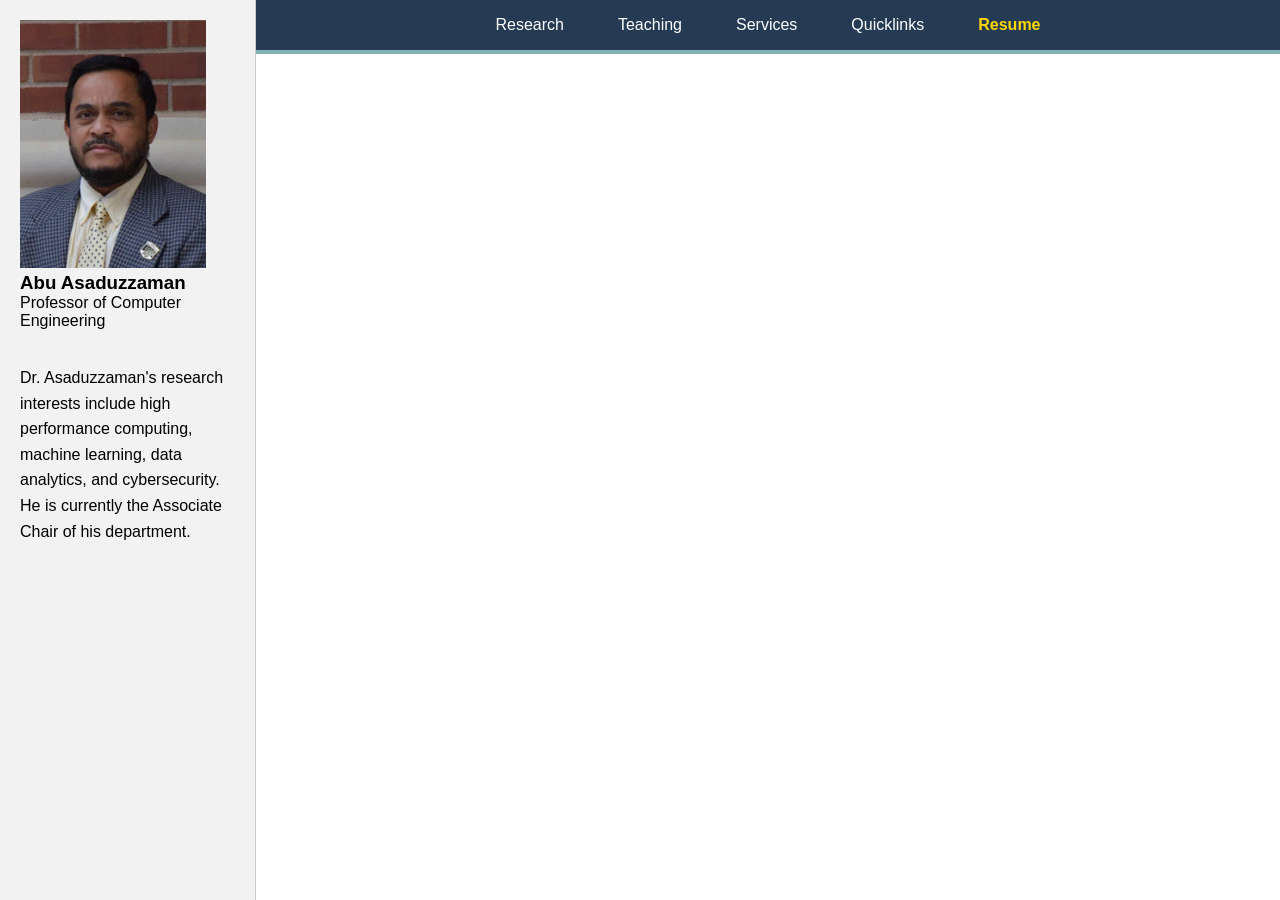
<file: resume_new.html>
<!DOCTYPE html>
<html lang="en">
<head>
<meta charset="UTF-8">
<meta name="viewport" content="width=device-width, initial-scale=1.0">
<title>Abu Asaduzzaman</title>

<style>
* {
    margin: 0;
    padding: 0;
    box-sizing: border-box;
}

body {
    font-family: Arial, Helvetica, sans-serif;
    height: 100vh;
}

/* Main container */
.container {
    display: flex;
    height: 100vh;
}

/* Left panel */
.sidebar {
    width: 20%;
    background: #f2f2f2;
    border-right: 1px solid #ccc;
    display: flex;
    flex-direction: column;
    padding: 20px;
}

.photo {
    margin-bottom: 20px;
}

.photo img {
    width: 186px;
    height: 248px;
    object-fit: cover;
}

.description {
    flex: 1;
    margin-top: 15px;
    line-height: 1.6;
}

/* Right panel */
.main {
    flex: 1;
    display: flex;
    flex-direction: column;
    overflow: hidden;
}

/* Navigation */
.navbar {
    background: #243B53;
    border-bottom: 4px solid #7FB3B5;
    flex-shrink: 0;
}

.navbar ul {
    list-style: none;
    display: flex;
    justify-content: center;
    align-items: center;
}

.navbar li {
    margin: 0 15px;
}

.navbar a {
    display: block;
    padding: 16px 12px;
    color: white;
    text-decoration: none;
}

.navbar a:hover {
    background: #35516B;
}

.content {
    flex: 1;
    overflow: hidden;
}

.resume-viewer {
    width: 100%;
    height: 100%;
    border: none;
}
</style>
</head>

<body>

<div class="container">

    <!-- Left Sidebar -->
    <div class="sidebar">

        <div class="photo">
            <img src="docs/Y2021_Abu_VA.png" alt="Profile Photo">
            <h3>Abu Asaduzzaman</h3>
            Professor of Computer Engineering
        </div>

        <div class="description">
            <p>
                Dr. Asaduzzaman's research interests include high performance
                computing, machine learning, data analytics, and cybersecurity.
                He is currently the Associate Chair of his department.
            </p>
        </div>

    </div>

    <!-- Right Panel -->
    <div class="main">

        <!-- Navigation -->
        <nav class="navbar">
            <ul>
                <li><a href="index.html">Research</a></li>
                <!-- The index.html file serves as the default/landing page (Research). -->
                <li><a href="teaching.html">Teaching</a></li>
                <li><a href="services.html">Services</a></li>
                <li><a href="quicklinks.html">Quicklinks</a></li>
                <li><a href="resume.html"><span style="font-weight: bold; color: gold;">Resume</span></a></li>
            </ul>
        </nav>

        <!-- PDF -->
        <div class="content">
            <iframe
                class="resume-viewer"
                src="docs/Abu_CV26.pdf">
            </iframe>
        </div>

    </div>

</div>

</body>
</html>
</file>
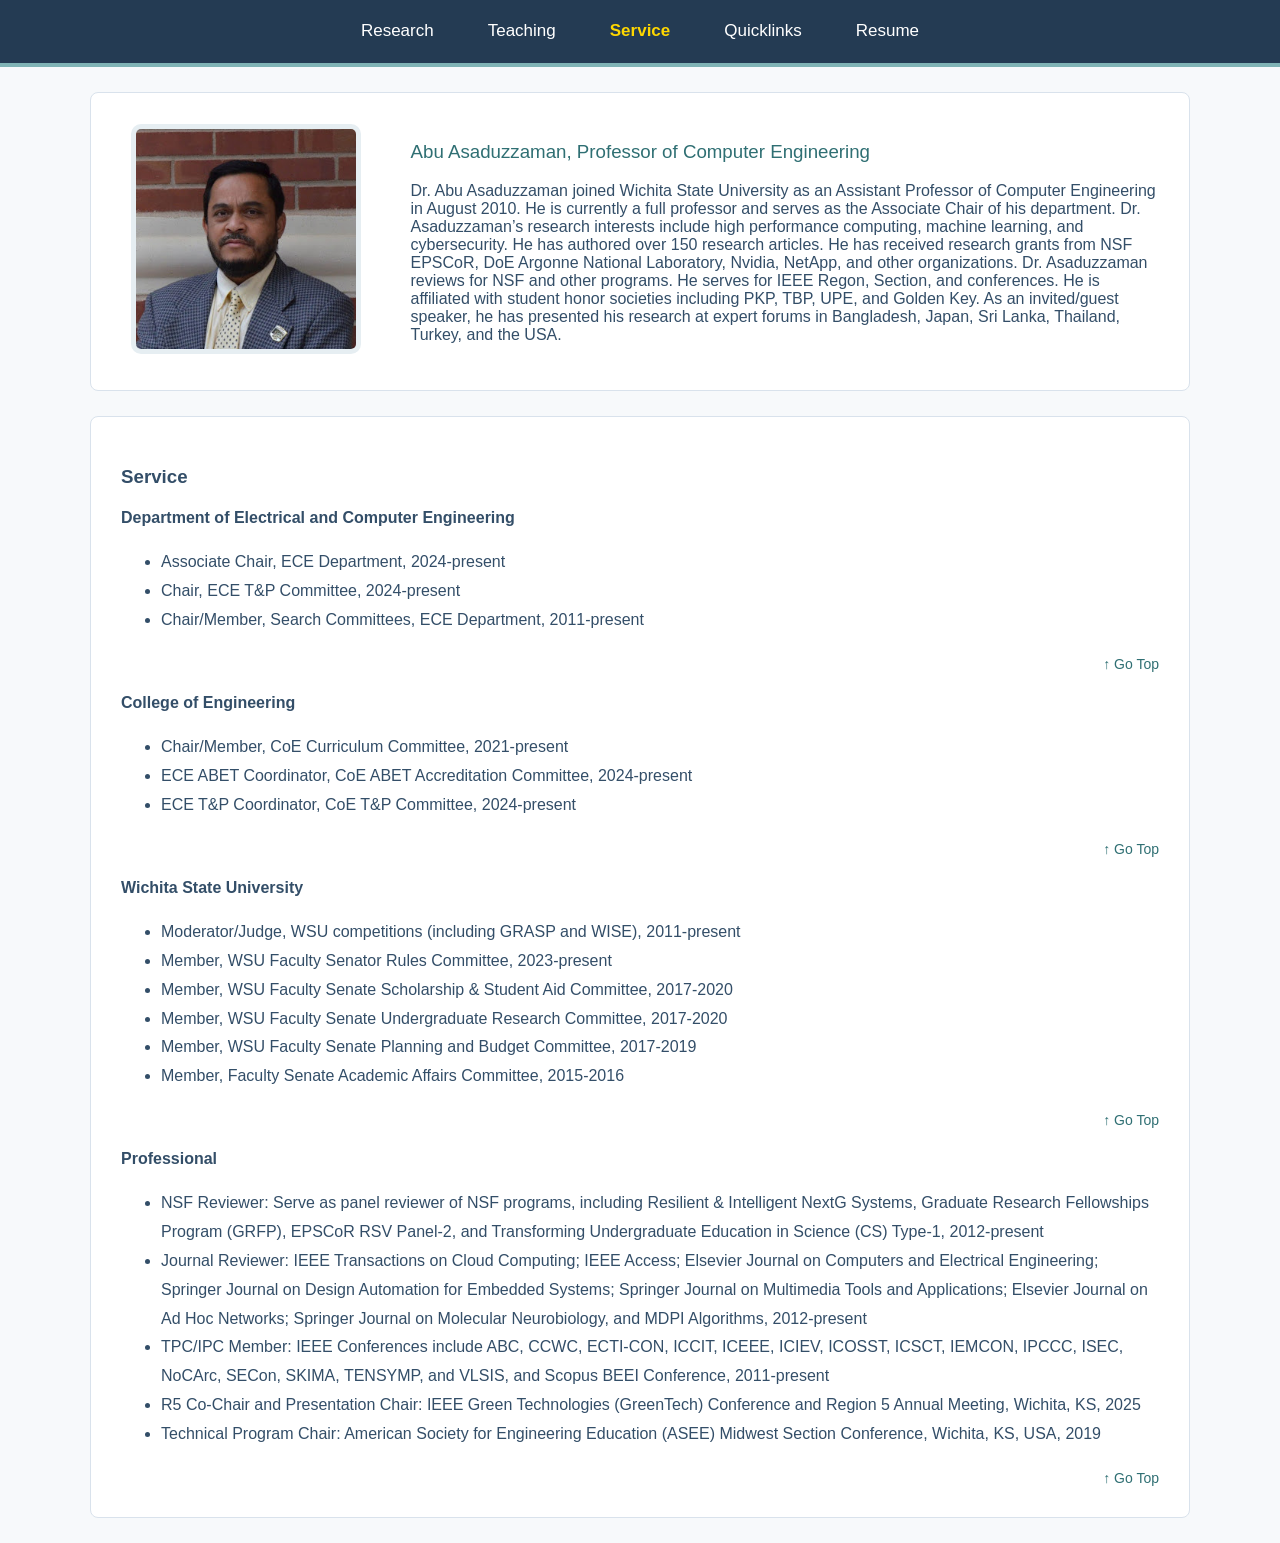
<file: service.html>
<!DOCTYPE html>
<html lang="en">

<head>

<meta charset="UTF-8">
<meta name="viewport" content="width=device-width, initial-scale=1.0">

<title>Abu Asaduzzaman</title>


<style>

/* =========================
   Basic Page Style
========================= */

body {

    margin: 0;

    font-family: "Segoe UI", Arial, sans-serif;

    background: #F7F9FB;

    color: #334E68;

}


.container {

    width: 90%;

    max-width: 1100px;

    margin: auto;

}



/* =========================
   Navigation Bar
========================= */

nav {

    background: #243B53;

    border-bottom: 4px solid #7FB3B5;

}


nav ul {

    list-style: none;

    margin: 0;

    padding: 0;

    display: flex;

    justify-content: center;

    flex-wrap: wrap;

}


nav li {

    margin: 0 15px;

}


nav a {

    color: white;

    text-decoration: none;

    font-size: 17px;

    padding: 16px 12px;

    display: block;

}


nav a:hover {

    color: #B8E0E2;

}



/* =========================
   Fixed Frame Style
========================= */

.frame {

    background: white;

    border: 1px solid #D9E2EC;

    border-radius: 8px;

    padding: 30px;

    margin: 25px 0;

}



/* =========================
   Profile Section
========================= */

.profile {

    display: flex;

    align-items: center;

    gap: 40px;

}


.photo {

    flex: 1;

    text-align: center;

}


.photo img {

    width: 220px;

    height: 220px;

    object-fit: cover;

    border-radius: 10px;

    border: 5px solid #E6EEF2;

}


.biography {

    flex: 3;

}


.biography h1 {

    color: #243B53;

    font-size: 32px;

    margin-top: 0;

}


.biography h3 {

    color: #2F6F73;

    font-weight: normal;

}



/* =========================
   Two Column Section
========================= */

.two-column {

    display: flex;

    gap: 25px;

}


.two-column .frame {

    flex: 1;

}



/* =========================
   Headings
========================= */

h2 {

    color: #243B53;

    font-size: 24px;

    border-bottom: 2px solid #9CC5C8;

    padding-bottom: 8px;

}



ul {

    line-height: 1.8;

}



/* =========================
   Go Top Link
========================= */

.top {

    text-align: right;

    margin-top: 20px;

}


.top a {

    color: #2F6F73;

    text-decoration: none;

    font-size: 14px;

}


.top a:hover {

    text-decoration: underline;

}




/* =========================
   Mobile View
========================= */

@media(max-width:768px){


.profile {

    flex-direction: column;

}


.two-column {

    flex-direction: column;

}


.photo img {

    width: 180px;

    height: 180px;

}


}

</style>

</head>



<body>


<!-- =========================
     Navigation
========================= -->
<nav id="top">
<ul>
<li><a href="index.html">Research</a></li>
<!-- index.html is the landing (Reseach) page -->

<li><a href="teaching.html">Teaching</a></li>

<li><a href="service.html"><span style="font-weight: bold; color: gold;">Service</span></a></li>

<li><a href="quicklinks.html">Quicklinks</a></li>

<li><a href="docs/Abu_CV26.pdf" target="_blank">Resume</a></li>
</ul>
</nav>

   
<div class="container">



<!-- =========================
     Profile and Biography
========================= -->
<section class="frame profile">

<div class="photo">
<img src="docs/Y2021_Abu_VA.png" alt="Profile Photo">
</div>

<div class="biography">
<h3>Abu Asaduzzaman, Professor of Computer Engineering</h3>
<p>
Dr. Abu Asaduzzaman joined Wichita State University as an Assistant Professor of 
   Computer Engineering in August 2010. He is currently a full professor and serves 
   as the Associate Chair of his department. Dr. Asaduzzaman’s research interests 
   include high performance computing, machine learning, and cybersecurity. He has 
   authored over 150 research articles. He has received research grants from NSF 
   EPSCoR, DoE Argonne National Laboratory, Nvidia, NetApp, and other organizations. 
   Dr. Asaduzzaman reviews for NSF and other programs. He serves for IEEE Regon, 
   Section, and conferences. He is affiliated with student honor societies including 
   PKP, TBP, UPE, and Golden Key. As an invited/guest speaker, he has presented his 
   research at expert forums in Bangladesh, Japan, Sri Lanka, Thailand, Turkey, 
   and the USA.
</p>

</div>

</section>




<!-- =========================
     Service
========================= -->


<section class="frame" id="service">


<h3>Service</h3>

<h4>Department of Electrical and Computer Engineering</h4>
<ul>
<li>Associate Chair, ECE Department, 2024-present</li>

<li>Chair, ECE T&P Committee, 2024-present</li>

<li>Chair/Member, Search Committees, ECE Department, 2011-present</li>
</ul>
<div class="top">
<a href="#top">↑ Go Top</a>
</div>

<h4>College of Engineering</h4>
<ul>
<li>Chair/Member, CoE Curriculum Committee, 2021-present</li>

<li>ECE ABET Coordinator, CoE ABET Accreditation Committee, 2024-present</li>

<li>ECE T&P Coordinator, CoE T&P Committee, 2024-present</li>
</ul>
<div class="top">
<a href="#top">↑ Go Top</a>
</div>

<h4>Wichita State University</h4>
<ul>
<li>Moderator/Judge, WSU competitions (including GRASP and WISE), 2011-present</li>

<li>Member, WSU Faculty Senator Rules Committee, 2023-present</li>

<li>Member, WSU Faculty Senate Scholarship & Student Aid Committee, 2017-2020</li>

<li>Member, WSU Faculty Senate Undergraduate Research Committee, 2017-2020</li>

<li>Member, WSU Faculty Senate Planning and Budget Committee, 2017-2019</li>

<li>Member, Faculty Senate Academic Affairs Committee, 2015-2016</li>
</ul>
<div class="top">
<a href="#top">↑ Go Top</a>
</div>

<h4>Professional</h4>
<ul>
<li>NSF Reviewer: Serve as panel reviewer of NSF programs, including  
Resilient & Intelligent NextG Systems, Graduate Research Fellowships Program (GRFP), 
EPSCoR RSV Panel-2, and Transforming Undergraduate Education in Science 
(CS) Type-1, 2012-present</li>

<li>Journal Reviewer: IEEE Transactions on Cloud Computing; IEEE Access; 
Elsevier Journal on Computers and Electrical Engineering; Springer Journal on 
Design Automation for Embedded Systems; Springer Journal on Multimedia Tools 
and Applications; Elsevier Journal on Ad Hoc Networks; Springer Journal on 
Molecular Neurobiology, and MDPI Algorithms, 2012-present</li>

<li>TPC/IPC Member: IEEE Conferences include ABC, CCWC, ECTI-CON, ICCIT, 
ICEEE, ICIEV, ICOSST, ICSCT, IEMCON, IPCCC, ISEC, NoCArc, SECon, 
SKIMA, TENSYMP, and VLSIS, and Scopus BEEI Conference, 2011-present</li>

<li>R5 Co-Chair and Presentation Chair: IEEE Green Technologies (GreenTech) 
Conference and Region 5 Annual Meeting, Wichita, KS, 2025</li>

<li>Technical Program Chair: American Society for Engineering Education (ASEE) 
Midwest Section Conference, Wichita, KS, USA, 2019</li>
</ul>
<div class="top">
<a href="#top">↑ Go Top</a>
</div>

</section>



</body>
</html>
</file>
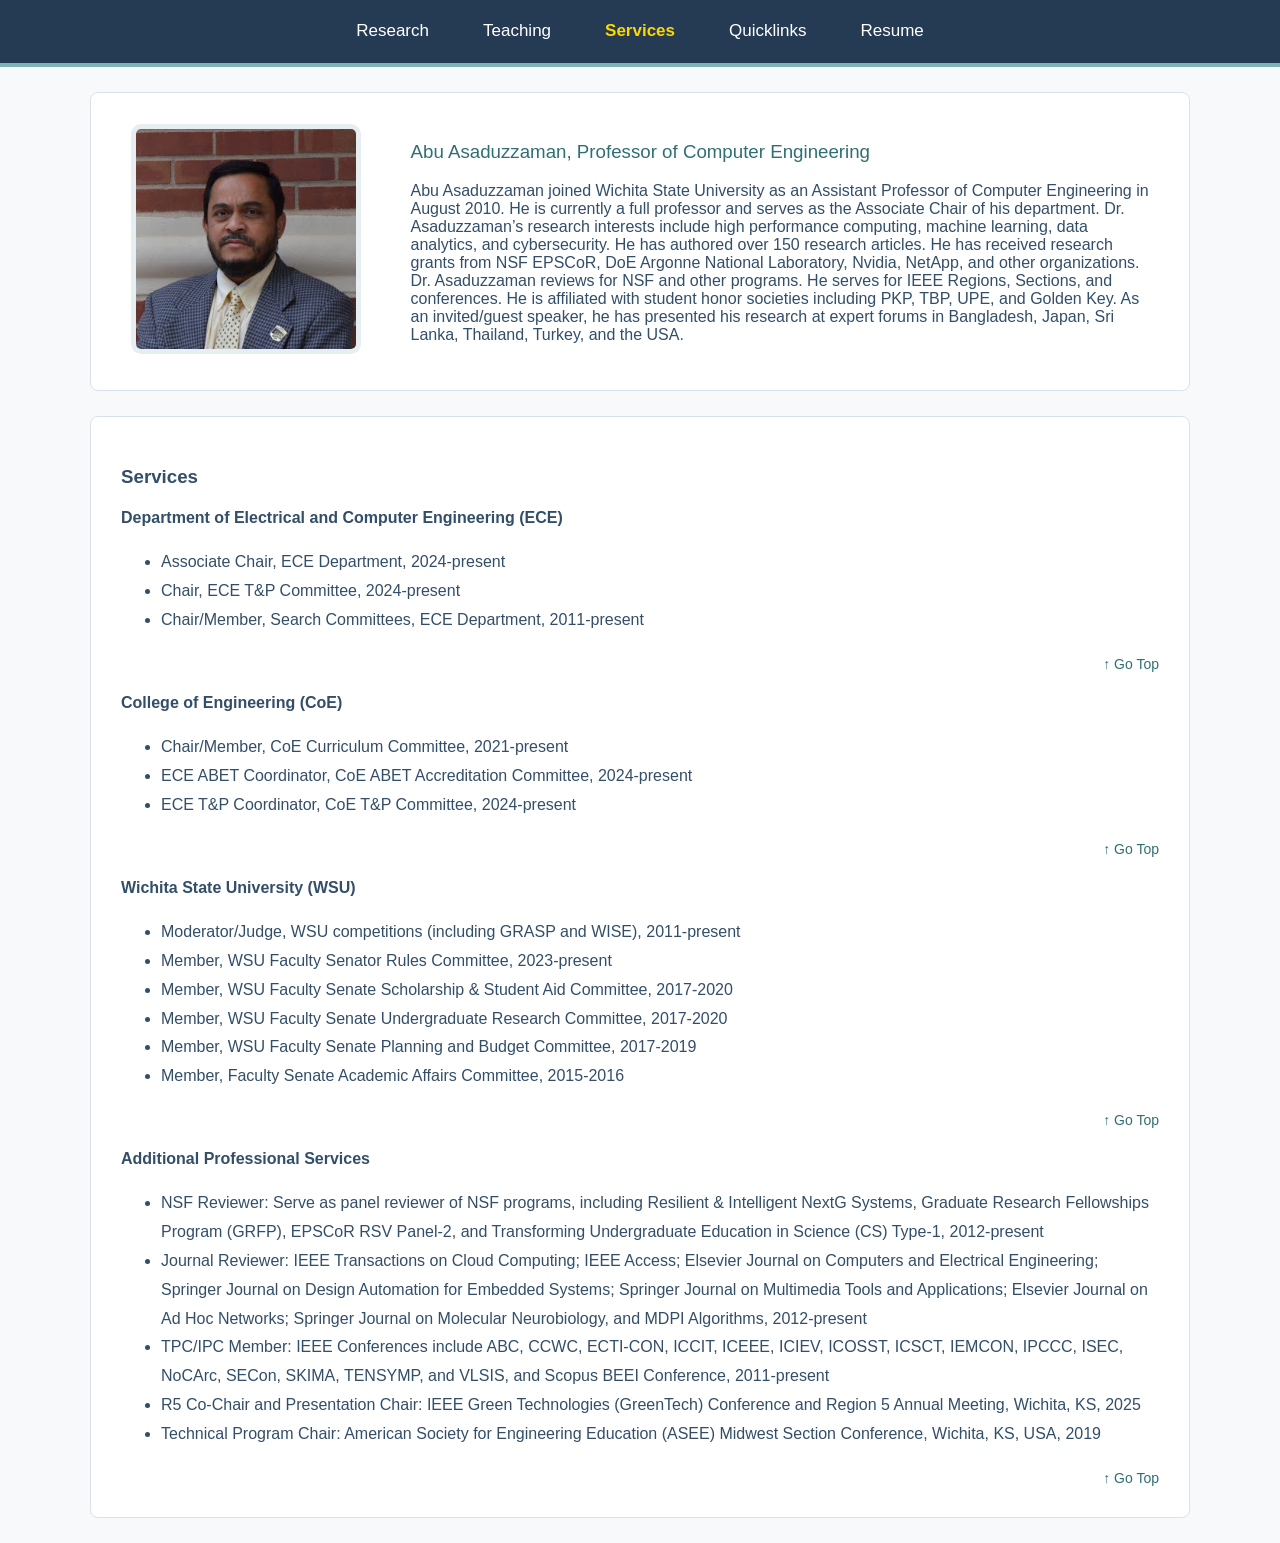
<file: services.html>
<!DOCTYPE html>
<html lang="en">

<head>

<meta charset="UTF-8">
<meta name="viewport" content="width=device-width, initial-scale=1.0">

<title>Abu Asaduzzaman</title>


<style>

/* =========================
   Basic Page Style
========================= */

body {

    margin: 0;

    font-family: "Segoe UI", Arial, sans-serif;

    background: #F7F9FB;

    color: #334E68;

}


.container {

    width: 90%;

    max-width: 1100px;

    margin: auto;

}



/* =========================
   Navigation Bar
========================= */

nav {

    background: #243B53;

    border-bottom: 4px solid #7FB3B5;

}


nav ul {

    list-style: none;

    margin: 0;

    padding: 0;

    display: flex;

    justify-content: center;

    flex-wrap: wrap;

}


nav li {

    margin: 0 15px;

}


nav a {

    color: white;

    text-decoration: none;

    font-size: 17px;

    padding: 16px 12px;

    display: block;

}


nav a:hover {

    color: #B8E0E2;

}



/* =========================
   Fixed Frame Style
========================= */

.frame {

    background: white;

    border: 1px solid #D9E2EC;

    border-radius: 8px;

    padding: 30px;

    margin: 25px 0;

}



/* =========================
   Profile Section
========================= */

.profile {

    display: flex;

    align-items: center;

    gap: 40px;

}


.photo {

    flex: 1;

    text-align: center;

}


.photo img {

    width: 220px;

    height: 220px;

    object-fit: cover;

    border-radius: 10px;

    border: 5px solid #E6EEF2;

}


.biography {

    flex: 3;

}


.biography h1 {

    color: #243B53;

    font-size: 32px;

    margin-top: 0;

}


.biography h3 {

    color: #2F6F73;

    font-weight: normal;

}



/* =========================
   Two Column Section
========================= */

.two-column {

    display: flex;

    gap: 25px;

}


.two-column .frame {

    flex: 1;

}



/* =========================
   Headings
========================= */

h2 {

    color: #243B53;

    font-size: 24px;

    border-bottom: 2px solid #9CC5C8;

    padding-bottom: 8px;

}



ul {

    line-height: 1.8;

}



/* =========================
   Go Top Link
========================= */

.top {

    text-align: right;

    margin-top: 20px;

}


.top a {

    color: #2F6F73;

    text-decoration: none;

    font-size: 14px;

}


.top a:hover {

    text-decoration: underline;

}




/* =========================
   Mobile View
========================= */

@media(max-width:768px){


.profile {

    flex-direction: column;

}


.two-column {

    flex-direction: column;

}


.photo img {

    width: 180px;

    height: 180px;

}


}

</style>

</head>



<body>


<!-- =========================
     Navigation
========================= -->
<nav id="top">
<ul>
<li><a href="index.html">Research</a></li>
<!-- The index.html file serves as the default/landing page (Research). -->

<li><a href="teaching.html">Teaching</a></li>

<li><a href="services.html"><span style="font-weight: bold; color: gold;">Services</span></a></li>

<li><a href="quicklinks.html">Quicklinks</a></li>

<!-- <li><a href="docs/Abu_CV26.pdf" target="_blank">Resume</a></li> -->
<li><a href="resume.html">Resume</a></li>
</ul>
</nav>

   
<div class="container">



<!-- =========================
     Profile and Biography
========================= -->
<section class="frame profile">

<div class="photo">
<img src="docs/Y2021_Abu_VA.png" alt="Profile Photo">
</div>

<div class="biography">
<h3>Abu Asaduzzaman, Professor of Computer Engineering</h3>
<p>
Abu Asaduzzaman joined Wichita State University as an Assistant Professor of 
   Computer Engineering in August 2010. He is currently a full professor and serves 
   as the Associate Chair of his department. Dr. Asaduzzaman’s research interests 
   include high performance computing, machine learning, data analytics, and cybersecurity. 
   He has authored over 150 research articles. He has received research grants from NSF 
   EPSCoR, DoE Argonne National Laboratory, Nvidia, NetApp, and other organizations. 
   Dr. Asaduzzaman reviews for NSF and other programs. He serves for IEEE Regions, 
   Sections, and conferences. He is affiliated with student honor societies including 
   PKP, TBP, UPE, and Golden Key. As an invited/guest speaker, he has presented his 
   research at expert forums in Bangladesh, Japan, Sri Lanka, Thailand, Turkey, 
   and the USA.
</p>

</div>

</section>




<!-- =========================
     Service
========================= -->


<section class="frame" id="service">


<h3>Services</h3>

<h4>Department of Electrical and Computer Engineering (ECE)</h4>
<ul>
<li>Associate Chair, ECE Department, 2024-present</li>

<li>Chair, ECE T&P Committee, 2024-present</li>

<li>Chair/Member, Search Committees, ECE Department, 2011-present</li>
</ul>
<div class="top">
<a href="#top">↑ Go Top</a>
</div>

<h4>College of Engineering (CoE)</h4>
<ul>
<li>Chair/Member, CoE Curriculum Committee, 2021-present</li>

<li>ECE ABET Coordinator, CoE ABET Accreditation Committee, 2024-present</li>

<li>ECE T&P Coordinator, CoE T&P Committee, 2024-present</li>
</ul>
<div class="top">
<a href="#top">↑ Go Top</a>
</div>

<h4>Wichita State University (WSU)</h4>
<ul>
<li>Moderator/Judge, WSU competitions (including GRASP and WISE), 2011-present</li>

<li>Member, WSU Faculty Senator Rules Committee, 2023-present</li>

<li>Member, WSU Faculty Senate Scholarship & Student Aid Committee, 2017-2020</li>

<li>Member, WSU Faculty Senate Undergraduate Research Committee, 2017-2020</li>

<li>Member, WSU Faculty Senate Planning and Budget Committee, 2017-2019</li>

<li>Member, Faculty Senate Academic Affairs Committee, 2015-2016</li>
</ul>
<div class="top">
<a href="#top">↑ Go Top</a>
</div>

<h4>Additional Professional Services</h4>
<ul>
<li>NSF Reviewer: Serve as panel reviewer of NSF programs, including  
Resilient & Intelligent NextG Systems, Graduate Research Fellowships Program (GRFP), 
EPSCoR RSV Panel-2, and Transforming Undergraduate Education in Science 
(CS) Type-1, 2012-present</li>

<li>Journal Reviewer: IEEE Transactions on Cloud Computing; IEEE Access; 
Elsevier Journal on Computers and Electrical Engineering; Springer Journal on 
Design Automation for Embedded Systems; Springer Journal on Multimedia Tools 
and Applications; Elsevier Journal on Ad Hoc Networks; Springer Journal on 
Molecular Neurobiology, and MDPI Algorithms, 2012-present</li>

<li>TPC/IPC Member: IEEE Conferences include ABC, CCWC, ECTI-CON, ICCIT, 
ICEEE, ICIEV, ICOSST, ICSCT, IEMCON, IPCCC, ISEC, NoCArc, SECon, 
SKIMA, TENSYMP, and VLSIS, and Scopus BEEI Conference, 2011-present</li>

<li>R5 Co-Chair and Presentation Chair: IEEE Green Technologies (GreenTech) 
Conference and Region 5 Annual Meeting, Wichita, KS, 2025</li>

<li>Technical Program Chair: American Society for Engineering Education (ASEE) 
Midwest Section Conference, Wichita, KS, USA, 2019</li>
</ul>
<div class="top">
<a href="#top">↑ Go Top</a>
</div>

</section>



</body>
</html>
</file>
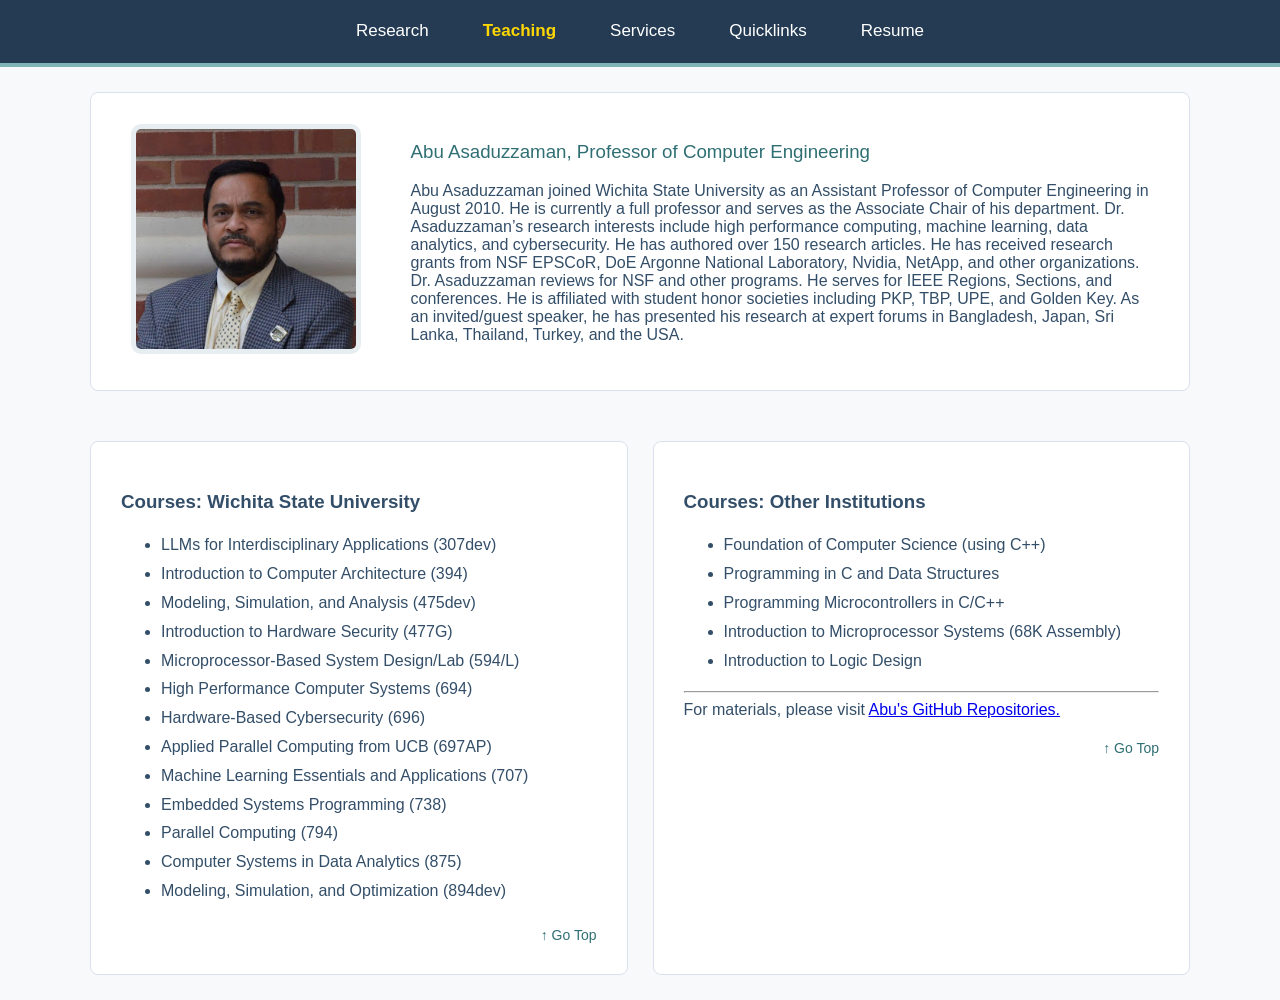
<file: teaching.html>
<!DOCTYPE html>
<html lang="en">

<head>

<meta charset="UTF-8">
<meta name="viewport" content="width=device-width, initial-scale=1.0">

<title>Abu Asaduzzaman</title>


<style>

/* =========================
   Basic Page Style
========================= */

body {

    margin: 0;

    font-family: "Segoe UI", Arial, sans-serif;

    background: #F7F9FB;

    color: #334E68;

}


.container {

    width: 90%;

    max-width: 1100px;

    margin: auto;

}



/* =========================
   Navigation Bar
========================= */

nav {

    background: #243B53;

    border-bottom: 4px solid #7FB3B5;

}


nav ul {

    list-style: none;

    margin: 0;

    padding: 0;

    display: flex;

    justify-content: center;

    flex-wrap: wrap;

}


nav li {

    margin: 0 15px;

}


nav a {

    color: white;

    text-decoration: none;

    font-size: 17px;

    padding: 16px 12px;

    display: block;

}


nav a:hover {

    color: #B8E0E2;

}



/* =========================
   Fixed Frame Style
========================= */

.frame {

    background: white;

    border: 1px solid #D9E2EC;

    border-radius: 8px;

    padding: 30px;

    margin: 25px 0;

}



/* =========================
   Profile Section
========================= */

.profile {

    display: flex;

    align-items: center;

    gap: 40px;

}


.photo {

    flex: 1;

    text-align: center;

}


.photo img {

    width: 220px;

    height: 220px;

    object-fit: cover;

    border-radius: 10px;

    border: 5px solid #E6EEF2;

}


.biography {

    flex: 3;

}


.biography h1 {

    color: #243B53;

    font-size: 32px;

    margin-top: 0;

}


.biography h3 {

    color: #2F6F73;

    font-weight: normal;

}



/* =========================
   Two Column Section
========================= */

.two-column {

    display: flex;

    gap: 25px;

}


.two-column .frame {

    flex: 1;

}



/* =========================
   Headings
========================= */

h2 {

    color: #243B53;

    font-size: 24px;

    border-bottom: 2px solid #9CC5C8;

    padding-bottom: 8px;

}



ul {

    line-height: 1.8;

}



/* =========================
   Go Top Link
========================= */

.top {

    text-align: right;

    margin-top: 20px;

}


.top a {

    color: #2F6F73;

    text-decoration: none;

    font-size: 14px;

}


.top a:hover {

    text-decoration: underline;

}




/* =========================
   Mobile View
========================= */

@media(max-width:768px){


.profile {

    flex-direction: column;

}


.two-column {

    flex-direction: column;

}


.photo img {

    width: 180px;

    height: 180px;

}


}

</style>

</head>



<body>


<!-- =========================
     Navigation
========================= -->
<nav id="top">
<ul>
<li><a href="index.html">Research</a></li>
<!-- The index.html file serves as the default/landing page (Research). -->

<li><a href="teaching.html"><span style="font-weight: bold; color: gold;">Teaching</span></a></li>

<li><a href="services.html">Services</a></li>

<li><a href="quicklinks.html">Quicklinks</a></li>

<!-- <li><a href="docs/Abu_CV26.pdf" target="_blank">Resume</a></li> -->
<li><a href="resume.html">Resume</a></li>
</ul>
</nav>


<div class="container">



<!-- =========================
     Profile and Biography
========================= -->
<section class="frame profile">

<div class="photo">
<img src="docs/Y2021_Abu_VA.png" alt="Profile Photo">
</div>

<div class="biography">
<h3>Abu Asaduzzaman, Professor of Computer Engineering</h3>
<p>
Abu Asaduzzaman joined Wichita State University as an Assistant Professor of 
   Computer Engineering in August 2010. He is currently a full professor and serves 
   as the Associate Chair of his department. Dr. Asaduzzaman’s research interests 
   include high performance computing, machine learning, data analytics, and cybersecurity. 
   He has authored over 150 research articles. He has received research grants from NSF 
   EPSCoR, DoE Argonne National Laboratory, Nvidia, NetApp, and other organizations. 
   Dr. Asaduzzaman reviews for NSF and other programs. He serves for IEEE Regions, 
   Sections, and conferences. He is affiliated with student honor societies including 
   PKP, TBP, UPE, and Golden Key. As an invited/guest speaker, he has presented his 
   research at expert forums in Bangladesh, Japan, Sri Lanka, Thailand, Turkey, 
   and the USA.
</p>

</div>

</section>


<!-- =========================
     Teaching
========================= -->
<section class="two-column">

<div class="frame" id="teaching">
<h3>Courses: Wichita State University</h3>
<ul>
<li>LLMs for Interdisciplinary Applications (307dev)</li>
<li>Introduction to Computer Architecture (394)</li>
<li>Modeling, Simulation, and Analysis (475dev)</li>
<li>Introduction to Hardware Security (477G)</li>
<li>Microprocessor-Based System Design/Lab (594/L)</li>
<li>High Performance Computer Systems (694)</li>
<li>Hardware-Based Cybersecurity (696)</li>
<li>Applied Parallel Computing from UCB (697AP)</li>
<li>Machine Learning Essentials and Applications (707)</li>
<li>Embedded Systems Programming (738)</li>
<li>Parallel Computing (794)</li>
<li>Computer Systems in Data Analytics (875)</li>
<li>Modeling, Simulation, and Optimization (894dev)</li>
</ul>
<div class="top">
<a href="#top">↑ Go Top</a>
</div>
</div>

<div class="frame">
<h3>Courses: Other Institutions</h3>
<ul>
<li>Foundation of Computer Science (using C++)</li>
<li>Programming in C and Data Structures</li>
<li>Programming Microcontrollers in C/C++</li>
<li>Introduction to Microprocessor Systems (68K Assembly)</li>
<li>Introduction to Logic Design</li>
</ul>
<hr>
For materials, please visit <a href="https://github.com/abu2univ-web" target="_blank">Abu's GitHub Repositories.</a><br>
<div class="top">
<a href="#top">↑ Go Top</a>
</div>
</div>


</section>


</body>
</html>
</file>
